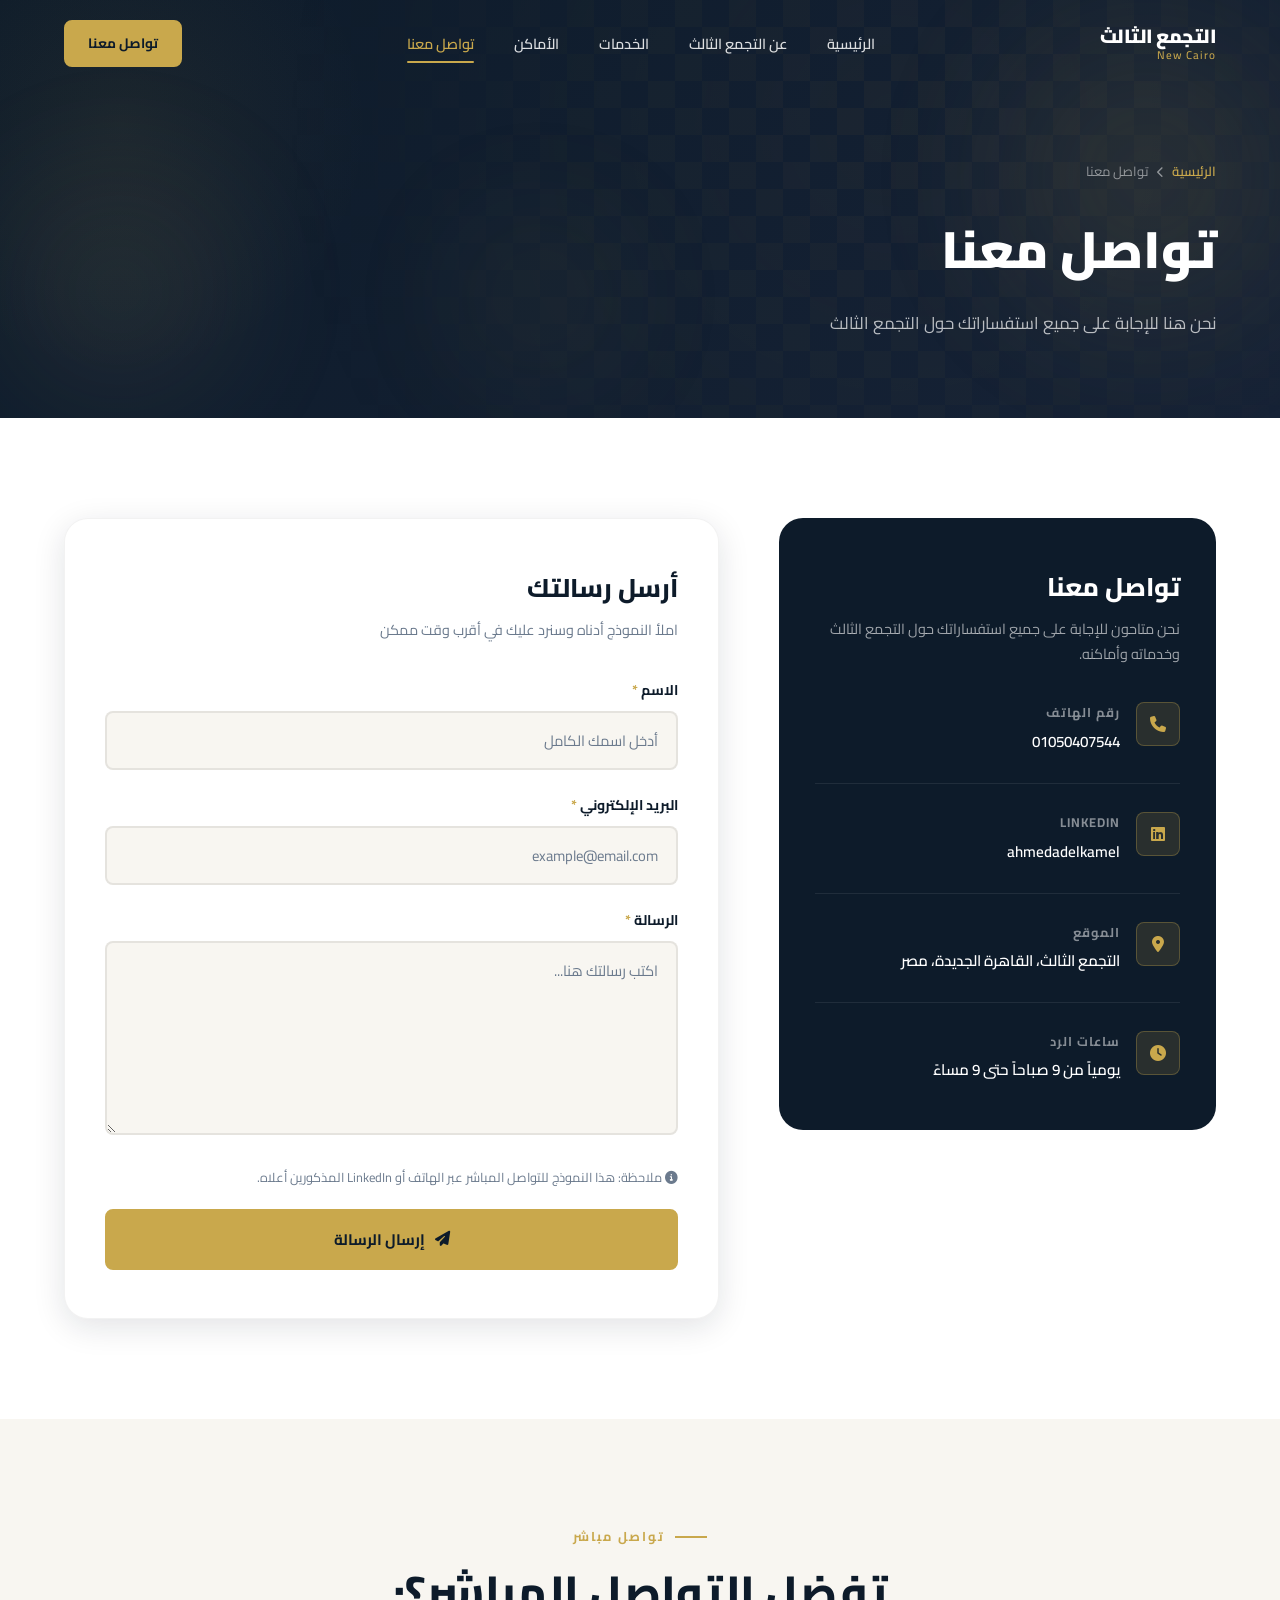
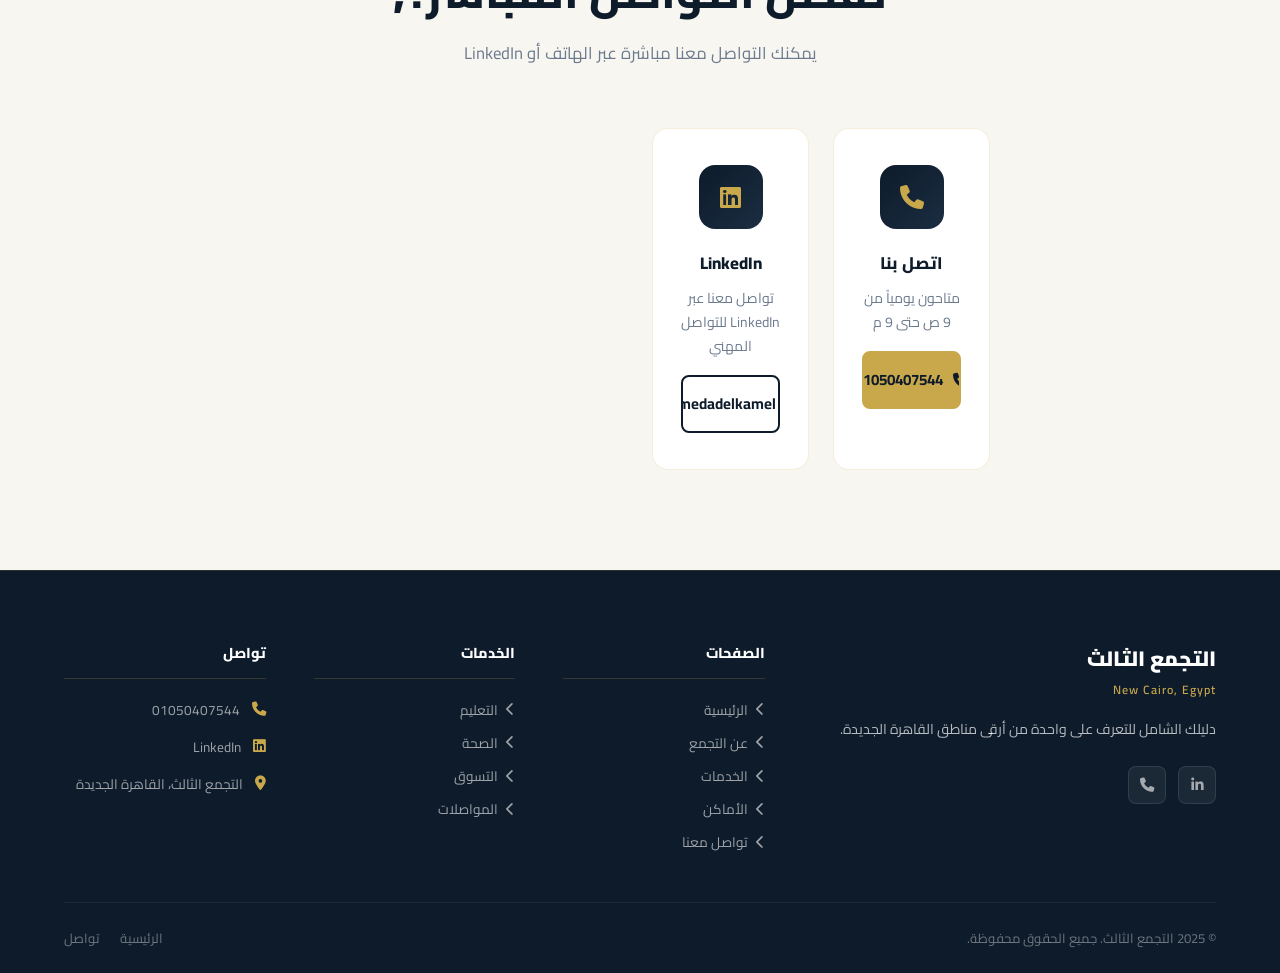
<file: docs/contact.html>
<!DOCTYPE html>
<html lang="ar" dir="rtl">
<head>
  <meta charset="UTF-8" />
  <meta name="viewport" content="width=device-width, initial-scale=1.0" />
  <title>تواصل معنا | التجمع الثالث</title>
  <meta name="description" content="تواصل معنا للحصول على مزيد من المعلومات حول التجمع الثالث بالقاهرة الجديدة" />
  <meta property="og:title" content="تواصل معنا | التجمع الثالث" />
  <meta property="og:type" content="website" />
  <link rel="canonical" href="contact.html" />
  <link rel="preconnect" href="https://fonts.googleapis.com" />
  <link rel="preconnect" href="https://fonts.gstatic.com" crossorigin />
  <link href="https://fonts.googleapis.com/css2?family=Cairo:wght@300;400;500;600;700;800;900&display=swap" rel="stylesheet" />
  <link rel="stylesheet" href="https://cdnjs.cloudflare.com/ajax/libs/font-awesome/6.5.0/css/all.min.css" />
  <link rel="stylesheet" href="style.css" />
  <link rel="stylesheet" href="enhance.css" />
</head>
<body>

<nav class="navbar" role="navigation" aria-label="القائمة الرئيسية">
  <div class="container">
    <div class="navbar-inner">
      <a href="index.html" class="navbar-logo">
        <span class="logo-main">التجمع الثالث</span>
        <span class="logo-sub">New Cairo</span>
      </a>
      <ul class="navbar-nav" role="menubar">
        <li role="none"><a href="index.html" class="nav-link" role="menuitem">الرئيسية</a></li>
        <li role="none"><a href="about.html" class="nav-link" role="menuitem">عن التجمع الثالث</a></li>
        <li role="none"><a href="services.html" class="nav-link" role="menuitem">الخدمات</a></li>
        <li role="none"><a href="places.html" class="nav-link" role="menuitem">الأماكن</a></li>
        <li role="none"><a href="contact.html" class="nav-link active" role="menuitem">تواصل معنا</a></li>
      </ul>
      <a href="contact.html" class="btn btn-primary navbar-cta">تواصل معنا</a>
      <button class="hamburger" aria-label="فتح القائمة" aria-expanded="false"><span></span><span></span><span></span></button>
    </div>
  </div>
</nav>

<div class="mobile-menu" role="dialog" aria-modal="true">
  <button class="mobile-close" aria-label="إغلاق">&times;</button>
  <a href="index.html" class="nav-link">الرئيسية</a>
  <a href="about.html" class="nav-link">عن التجمع الثالث</a>
  <a href="services.html" class="nav-link">الخدمات</a>
  <a href="places.html" class="nav-link">الأماكن</a>
  <a href="contact.html" class="nav-link active">تواصل معنا</a>
</div>

<section class="page-hero" aria-labelledby="contact-hero-heading">
  <div class="container">
    <div class="page-hero-content">
      <nav class="breadcrumb" aria-label="مسار التنقل">
        <a href="index.html">الرئيسية</a>
        <i class="fas fa-chevron-right" aria-hidden="true"></i>
        <span>تواصل معنا</span>
      </nav>
      <h1 id="contact-hero-heading">تواصل معنا</h1>
      <p>نحن هنا للإجابة على جميع استفساراتك حول التجمع الثالث</p>
    </div>
  </div>
</section>

<section class="section-padding" aria-labelledby="contact-main-heading">
  <div class="container">
    <h2 class="sr-only" id="contact-main-heading">بيانات التواصل</h2>
    <div class="contact-grid">

      <!-- Contact Info -->
      <aside class="contact-info-card reveal" aria-label="معلومات التواصل">
        <h2>تواصل معنا</h2>
        <p>نحن متاحون للإجابة على جميع استفساراتك حول التجمع الثالث وخدماته وأماكنه.</p>

        <div class="contact-item">
          <div class="contact-item-icon" aria-hidden="true"><i class="fas fa-phone"></i></div>
          <div class="contact-item-text">
            <h4>رقم الهاتف</h4>
            <a href="tel:01050407544">01050407544</a>
          </div>
        </div>

        <div class="contact-item">
          <div class="contact-item-icon" aria-hidden="true"><i class="fab fa-linkedin"></i></div>
          <div class="contact-item-text">
            <h4>LinkedIn</h4>
            <a href="https://www.linkedin.com/in/ahmedadelkamel" target="_blank" rel="noopener noreferrer">ahmedadelkamel</a>
          </div>
        </div>

        <div class="contact-item">
          <div class="contact-item-icon" aria-hidden="true"><i class="fas fa-map-marker-alt"></i></div>
          <div class="contact-item-text">
            <h4>الموقع</h4>
            <p>التجمع الثالث، القاهرة الجديدة، مصر</p>
          </div>
        </div>

        <div class="contact-item">
          <div class="contact-item-icon" aria-hidden="true"><i class="fas fa-clock"></i></div>
          <div class="contact-item-text">
            <h4>ساعات الرد</h4>
            <p>يومياً من 9 صباحاً حتى 9 مساءً</p>
          </div>
        </div>
      </aside>

      <!-- Contact Form -->
      <div class="contact-form-card reveal reveal-delay-2">
        <h2>أرسل رسالتك</h2>
        <p>املأ النموذج أدناه وسنرد عليك في أقرب وقت ممكن</p>

        <form id="contactForm" novalidate aria-label="نموذج التواصل">

          <div class="form-group">
            <label for="name">الاسم <span aria-hidden="true">*</span></label>
            <input
              type="text"
              id="name"
              name="name"
              class="form-control"
              placeholder="أدخل اسمك الكامل"
              autocomplete="name"
              aria-required="true"
              aria-describedby="nameError"
            />
            <span class="form-error" id="nameError" role="alert" aria-live="polite"></span>
          </div>

          <div class="form-group">
            <label for="email">البريد الإلكتروني <span aria-hidden="true">*</span></label>
            <input
              type="email"
              id="email"
              name="email"
              class="form-control"
              placeholder="example@email.com"
              autocomplete="email"
              aria-required="true"
              aria-describedby="emailError"
              dir="ltr"
              style="text-align:right;"
            />
            <span class="form-error" id="emailError" role="alert" aria-live="polite"></span>
          </div>

          <div class="form-group">
            <label for="message">الرسالة <span aria-hidden="true">*</span></label>
            <textarea
              id="message"
              name="message"
              class="form-control"
              placeholder="اكتب رسالتك هنا..."
              rows="6"
              aria-required="true"
              aria-describedby="messageError"
            ></textarea>
            <span class="form-error" id="messageError" role="alert" aria-live="polite"></span>
          </div>

          <p style="font-size:0.8rem;color:var(--text-light);margin-bottom:20px;">
            <i class="fas fa-info-circle" aria-hidden="true"></i>
            ملاحظة: هذا النموذج للتواصل المباشر عبر الهاتف أو LinkedIn المذكورين أعلاه.
          </p>

          <button type="submit" class="btn btn-primary" style="width:100%;justify-content:center;">
            <i class="fas fa-paper-plane" aria-hidden="true"></i>
            إرسال الرسالة
          </button>

          <div class="form-success" id="formSuccess" role="status" aria-live="polite">
            <i class="fas fa-check-circle" aria-hidden="true"></i>
            شكراً لك! تم استلام رسالتك. سنتواصل معك قريباً.
          </div>
        </form>
      </div>

    </div>
  </div>
</section>

<!-- Direct Contact CTA -->
<section class="section-padding bg-off-white" aria-labelledby="direct-contact-heading">
  <div class="container">
    <div class="section-header centered">
      <span class="section-label">تواصل مباشر</span>
      <h2 class="section-title" id="direct-contact-heading">تفضل التواصل المباشر؟;</h2>
      <p class="section-subtitle">يمكنك التواصل معنا مباشرة عبر الهاتف أو LinkedIn</p>
    </div>
    <div class="info-cards-grid" style="max-width:700px;margin:0 auto;">
      <div class="info-card reveal">
        <div class="info-card-icon" aria-hidden="true"><i class="fas fa-phone"></i></div>
        <h3>اتصل بنا</h3>
        <p style="margin-bottom:16px;">متاحون يومياً من 9 ص حتى 9 م</p>
        <a href="tel:01050407544" class="btn btn-primary" style="width:100%;justify-content:center;">
          <i class="fas fa-phone" aria-hidden="true"></i>
          01050407544
        </a>
      </div>
      <div class="info-card reveal reveal-delay-2">
        <div class="info-card-icon" aria-hidden="true"><i class="fab fa-linkedin"></i></div>
        <h3>LinkedIn</h3>
        <p style="margin-bottom:16px;">تواصل معنا عبر LinkedIn للتواصل المهني</p>
        <a href="https://www.linkedin.com/in/ahmedadelkamel" target="_blank" rel="noopener noreferrer" class="btn btn-outline-navy" style="width:100%;justify-content:center;">
          <i class="fab fa-linkedin" aria-hidden="true"></i>
          ahmedadelkamel
        </a>
      </div>
    </div>
  </div>
</section>

<footer class="footer" role="contentinfo">
  <div class="container">
    <div class="footer-grid">
      <div class="footer-brand">
        <span class="logo-main">التجمع الثالث</span>
        <span class="logo-sub">New Cairo, Egypt</span>
        <p>دليلك الشامل للتعرف على واحدة من أرقى مناطق القاهرة الجديدة.</p>
        <div class="footer-social">
          <a href="https://www.linkedin.com/in/ahmedadelkamel" target="_blank" rel="noopener noreferrer" aria-label="LinkedIn"><i class="fab fa-linkedin-in" aria-hidden="true"></i></a>
          <a href="tel:01050407544" aria-label="اتصل بنا"><i class="fas fa-phone" aria-hidden="true"></i></a>
        </div>
      </div>
      <div class="footer-col">
        <h4>الصفحات</h4>
        <nav class="footer-links">
          <a href="index.html"><i class="fas fa-chevron-left" aria-hidden="true"></i> الرئيسية</a>
          <a href="about.html"><i class="fas fa-chevron-left" aria-hidden="true"></i> عن التجمع</a>
          <a href="services.html"><i class="fas fa-chevron-left" aria-hidden="true"></i> الخدمات</a>
          <a href="places.html"><i class="fas fa-chevron-left" aria-hidden="true"></i> الأماكن</a>
          <a href="contact.html"><i class="fas fa-chevron-left" aria-hidden="true"></i> تواصل معنا</a>
        </nav>
      </div>
      <div class="footer-col">
        <h4>الخدمات</h4>
        <nav class="footer-links">
          <a href="services.html"><i class="fas fa-chevron-left" aria-hidden="true"></i> التعليم</a>
          <a href="services.html"><i class="fas fa-chevron-left" aria-hidden="true"></i> الصحة</a>
          <a href="services.html"><i class="fas fa-chevron-left" aria-hidden="true"></i> التسوق</a>
          <a href="services.html"><i class="fas fa-chevron-left" aria-hidden="true"></i> المواصلات</a>
        </nav>
      </div>
      <div class="footer-col">
        <h4>تواصل</h4>
        <div class="footer-contact-item"><i class="fas fa-phone" aria-hidden="true"></i><a href="tel:01050407544">01050407544</a></div>
        <div class="footer-contact-item"><i class="fab fa-linkedin" aria-hidden="true"></i><a href="https://www.linkedin.com/in/ahmedadelkamel" target="_blank" rel="noopener noreferrer">LinkedIn</a></div>
        <div class="footer-contact-item"><i class="fas fa-map-marker-alt" aria-hidden="true"></i><span>التجمع الثالث، القاهرة الجديدة</span></div>
      </div>
    </div>
    <div class="footer-bottom">
      <p>&copy; 2025 التجمع الثالث. جميع الحقوق محفوظة.</p>
      <div class="footer-bottom-links"><a href="index.html">الرئيسية</a><a href="contact.html">تواصل</a></div>
    </div>
  </div>
</footer>

<button class="back-to-top" aria-label="العودة للأعلى"><i class="fas fa-arrow-up" aria-hidden="true"></i></button>
<script src="script.js"></script>
<script src="enhance.js"></script>
</body>
</html>
</file>
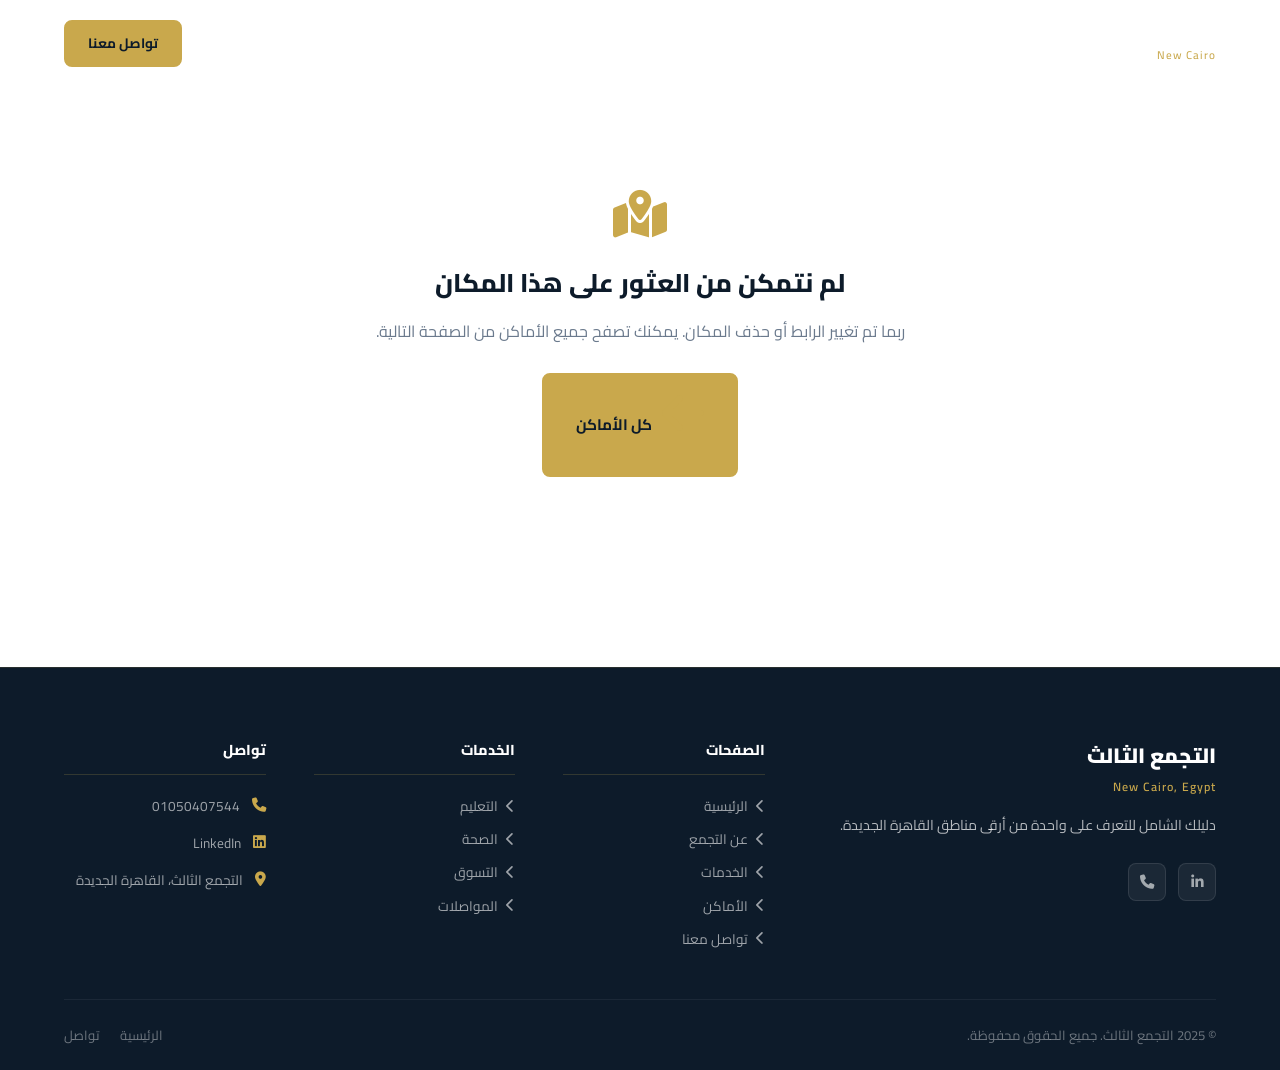
<file: docs/place.html>
<!DOCTYPE html>
<html lang="ar" dir="rtl">
<head>
  <meta charset="UTF-8" />
  <meta name="viewport" content="width=device-width, initial-scale=1.0" />
  <title>تفاصيل المكان | التجمع الثالث</title>
  <meta name="description" content="صور ومعلومات تفصيلية عن أهم الأماكن والمعالم في التجمع الثالث بالقاهرة الجديدة" />
  <meta property="og:title" content="تفاصيل المكان | التجمع الثالث" />
  <meta property="og:type" content="website" />
  <link rel="preconnect" href="https://fonts.googleapis.com" />
  <link rel="preconnect" href="https://fonts.gstatic.com" crossorigin />
  <link href="https://fonts.googleapis.com/css2?family=Cairo:wght@300;400;500;600;700;800;900&display=swap" rel="stylesheet" />
  <link rel="stylesheet" href="https://cdnjs.cloudflare.com/ajax/libs/font-awesome/6.5.0/css/all.min.css" />
  <link rel="stylesheet" href="style.css" />
  <link rel="stylesheet" href="enhance.css" />
</head>
<body>

<nav class="navbar" role="navigation" aria-label="القائمة الرئيسية">
  <div class="container">
    <div class="navbar-inner">
      <a href="index.html" class="navbar-logo">
        <span class="logo-main">التجمع الثالث</span>
        <span class="logo-sub">New Cairo</span>
      </a>
      <ul class="navbar-nav" role="menubar">
        <li role="none"><a href="index.html" class="nav-link" role="menuitem">الرئيسية</a></li>
        <li role="none"><a href="about.html" class="nav-link" role="menuitem">عن التجمع الثالث</a></li>
        <li role="none"><a href="services.html" class="nav-link" role="menuitem">الخدمات</a></li>
        <li role="none"><a href="places.html" class="nav-link active" role="menuitem">الأماكن</a></li>
        <li role="none"><a href="contact.html" class="nav-link" role="menuitem">تواصل معنا</a></li>
      </ul>
      <a href="contact.html" class="btn btn-primary navbar-cta">تواصل معنا</a>
      <button class="hamburger" aria-label="فتح القائمة" aria-expanded="false"><span></span><span></span><span></span></button>
    </div>
  </div>
</nav>

<div class="mobile-menu" role="dialog" aria-modal="true">
  <button class="mobile-close" aria-label="إغلاق">&times;</button>
  <a href="index.html" class="nav-link">الرئيسية</a>
  <a href="about.html" class="nav-link">عن التجمع الثالث</a>
  <a href="services.html" class="nav-link">الخدمات</a>
  <a href="places.html" class="nav-link active">الأماكن</a>
  <a href="contact.html" class="nav-link">تواصل معنا</a>
</div>

<!-- محتوى صفحة التفاصيل يُبنى من places-data.js -->
<main id="placeDetail"></main>

<noscript>
  <div class="container">
    <p class="places-noscript">
      لعرض تفاصيل الأماكن وصورها يجب تشغيل JavaScript في المتصفح.
      يمكنك العودة إلى <a href="places.html">صفحة الأماكن</a>.
    </p>
  </div>
</noscript>

<footer class="footer" role="contentinfo">
  <div class="container">
    <div class="footer-grid">
      <div class="footer-brand">
        <span class="logo-main">التجمع الثالث</span>
        <span class="logo-sub">New Cairo, Egypt</span>
        <p>دليلك الشامل للتعرف على واحدة من أرقى مناطق القاهرة الجديدة.</p>
        <div class="footer-social">
          <a href="https://www.linkedin.com/in/ahmedadelkamel" target="_blank" rel="noopener noreferrer" aria-label="LinkedIn"><i class="fab fa-linkedin-in" aria-hidden="true"></i></a>
          <a href="tel:01050407544" aria-label="اتصل بنا"><i class="fas fa-phone" aria-hidden="true"></i></a>
        </div>
      </div>
      <div class="footer-col">
        <h4>الصفحات</h4>
        <nav class="footer-links">
          <a href="index.html"><i class="fas fa-chevron-left" aria-hidden="true"></i> الرئيسية</a>
          <a href="about.html"><i class="fas fa-chevron-left" aria-hidden="true"></i> عن التجمع</a>
          <a href="services.html"><i class="fas fa-chevron-left" aria-hidden="true"></i> الخدمات</a>
          <a href="places.html"><i class="fas fa-chevron-left" aria-hidden="true"></i> الأماكن</a>
          <a href="contact.html"><i class="fas fa-chevron-left" aria-hidden="true"></i> تواصل معنا</a>
        </nav>
      </div>
      <div class="footer-col">
        <h4>الخدمات</h4>
        <nav class="footer-links">
          <a href="services.html"><i class="fas fa-chevron-left" aria-hidden="true"></i> التعليم</a>
          <a href="services.html"><i class="fas fa-chevron-left" aria-hidden="true"></i> الصحة</a>
          <a href="services.html"><i class="fas fa-chevron-left" aria-hidden="true"></i> التسوق</a>
          <a href="services.html"><i class="fas fa-chevron-left" aria-hidden="true"></i> المواصلات</a>
        </nav>
      </div>
      <div class="footer-col">
        <h4>تواصل</h4>
        <div class="footer-contact-item"><i class="fas fa-phone" aria-hidden="true"></i><a href="tel:01050407544">01050407544</a></div>
        <div class="footer-contact-item"><i class="fab fa-linkedin" aria-hidden="true"></i><a href="https://www.linkedin.com/in/ahmedadelkamel" target="_blank" rel="noopener noreferrer">LinkedIn</a></div>
        <div class="footer-contact-item"><i class="fas fa-map-marker-alt" aria-hidden="true"></i><span>التجمع الثالث، القاهرة الجديدة</span></div>
      </div>
    </div>
    <div class="footer-bottom">
      <p>&copy; 2025 التجمع الثالث. جميع الحقوق محفوظة.</p>
      <div class="footer-bottom-links"><a href="index.html">الرئيسية</a><a href="contact.html">تواصل</a></div>
    </div>
  </div>
</footer>

<button class="back-to-top" aria-label="العودة للأعلى"><i class="fas fa-arrow-up" aria-hidden="true"></i></button>

<script src="places-data.js"></script>
<script src="places.js"></script>
<script src="script.js"></script>
<script src="enhance.js"></script>
</body>
</html>
</file>
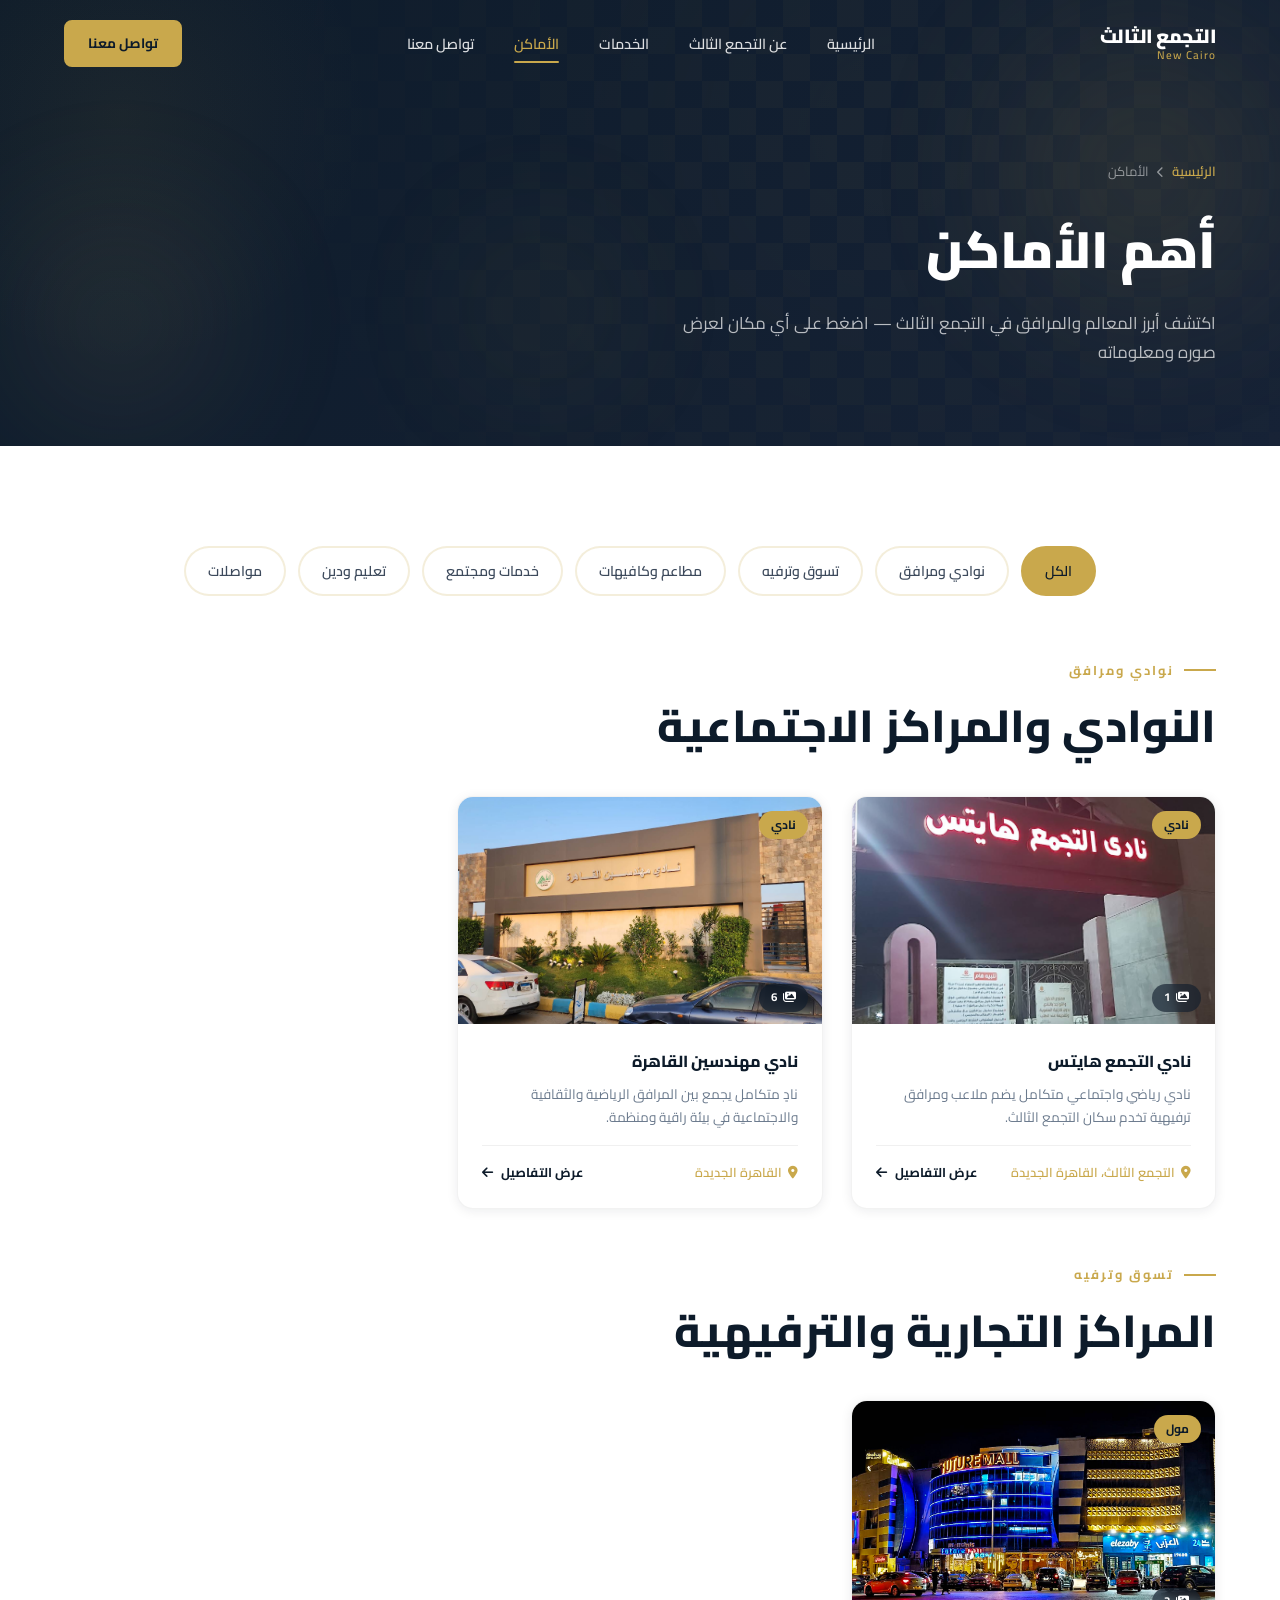
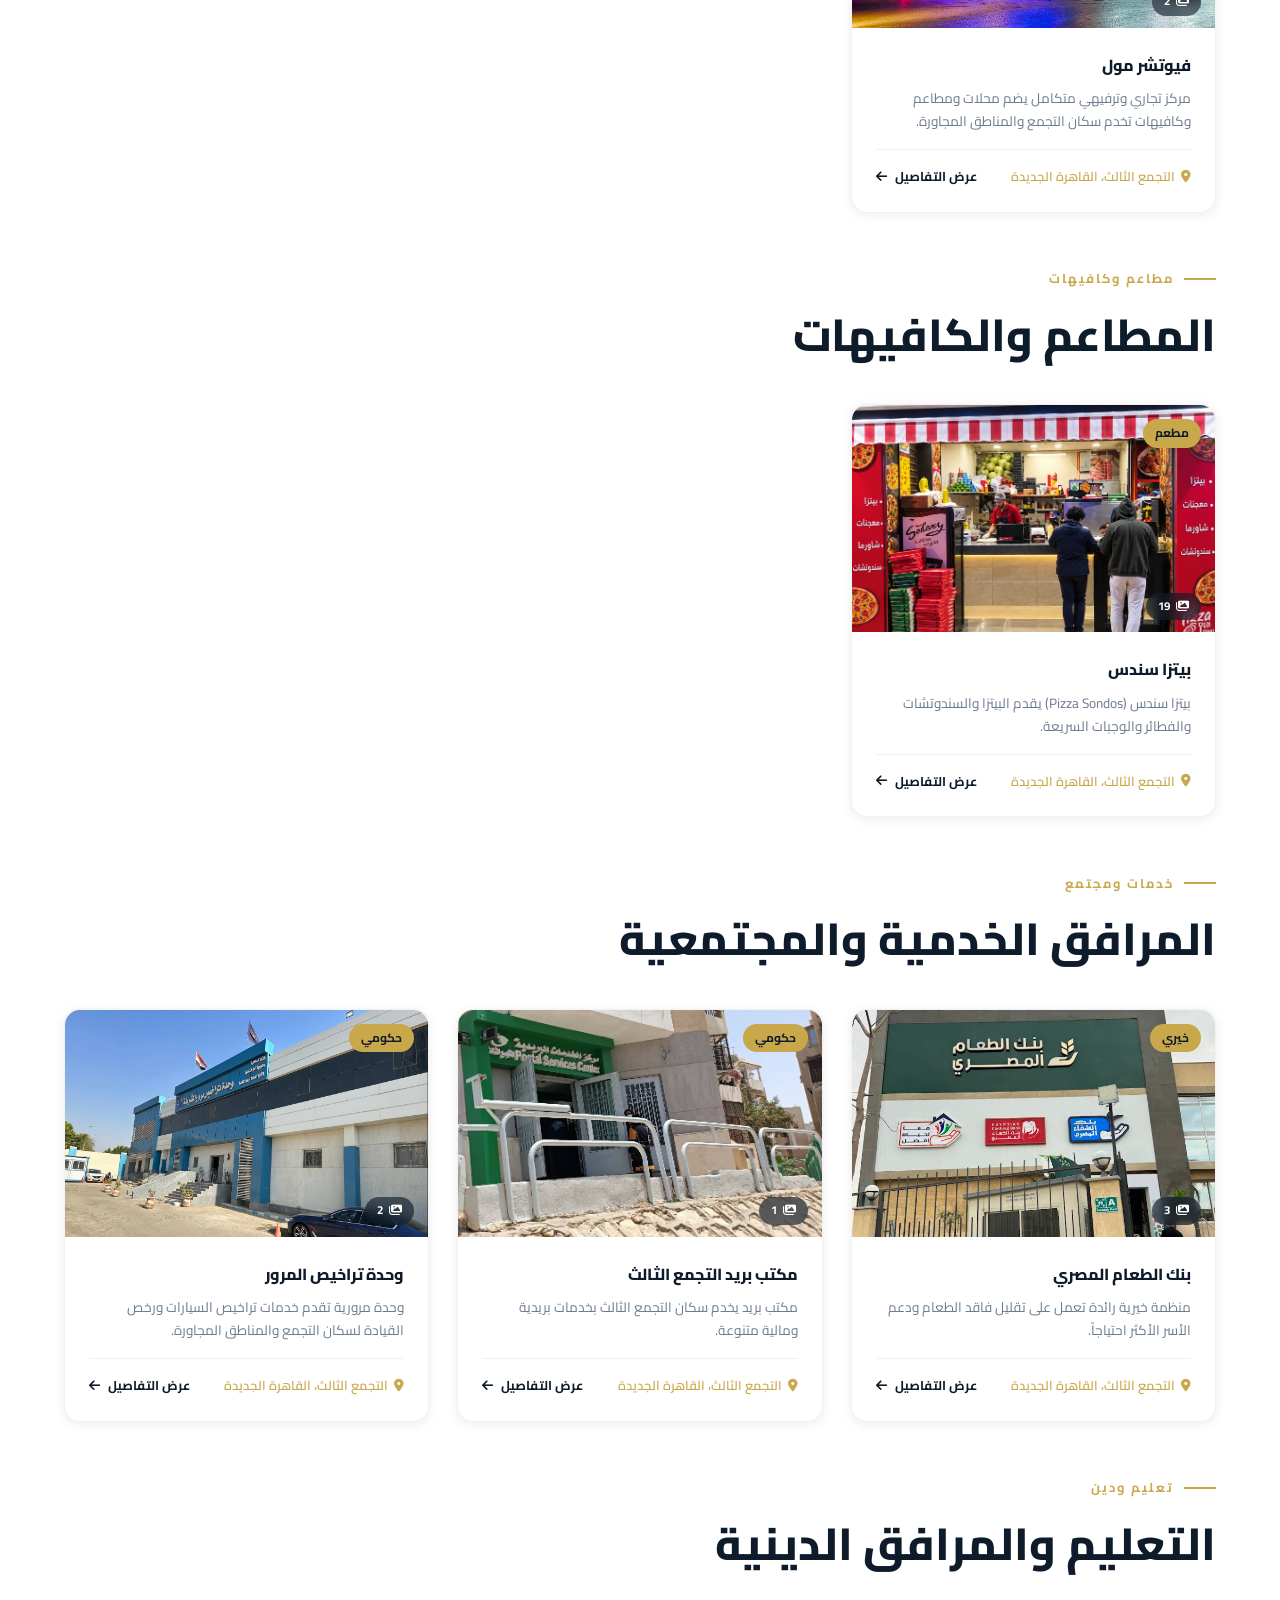
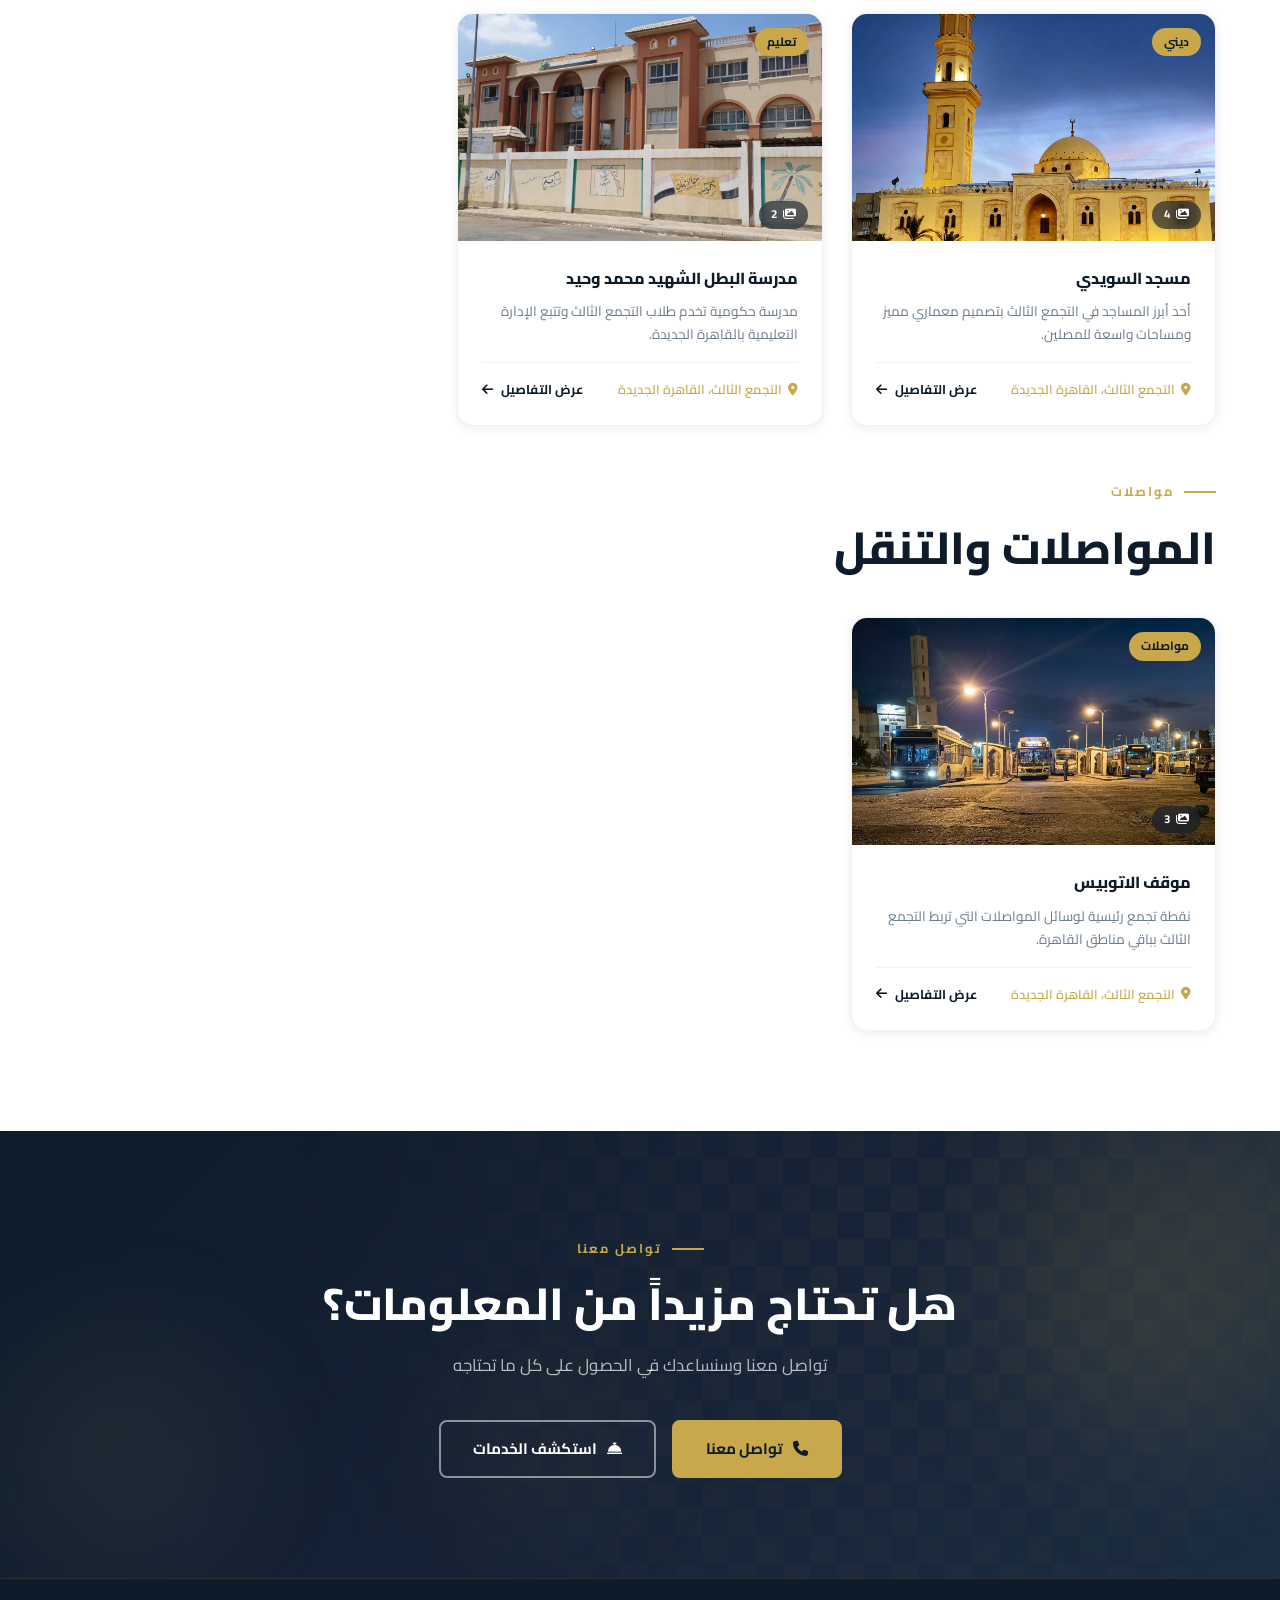
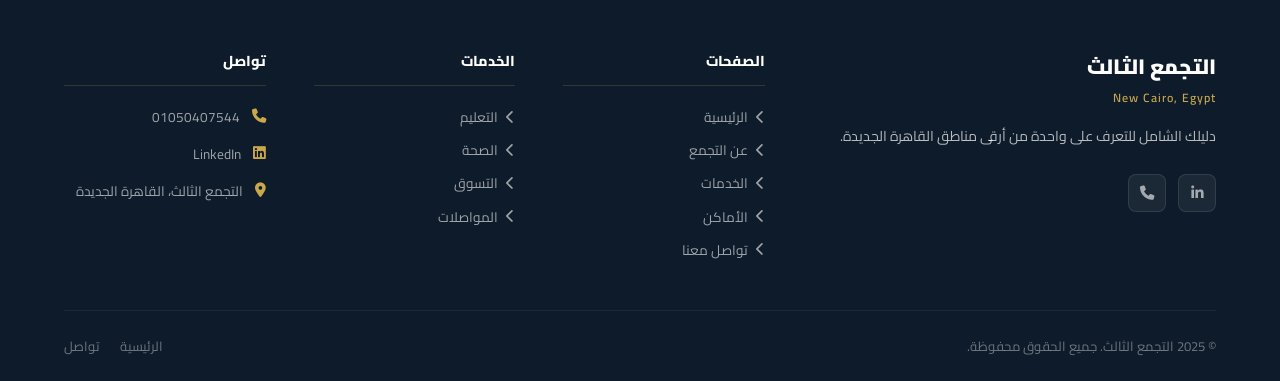
<file: docs/places.html>
<!DOCTYPE html>
<html lang="ar" dir="rtl">
<head>
  <meta charset="UTF-8" />
  <meta name="viewport" content="width=device-width, initial-scale=1.0" />
  <title>أهم الأماكن في التجمع الثالث</title>
  <meta name="description" content="دليل شامل بأهم الأماكن والمعالم في التجمع الثالث بالقاهرة الجديدة مع صور ومعلومات عن كل مكان" />
  <meta property="og:title" content="أهم الأماكن في التجمع الثالث" />
  <meta property="og:type" content="website" />
  <link rel="canonical" href="places.html" />
  <link rel="preconnect" href="https://fonts.googleapis.com" />
  <link rel="preconnect" href="https://fonts.gstatic.com" crossorigin />
  <link href="https://fonts.googleapis.com/css2?family=Cairo:wght@300;400;500;600;700;800;900&display=swap" rel="stylesheet" />
  <link rel="stylesheet" href="https://cdnjs.cloudflare.com/ajax/libs/font-awesome/6.5.0/css/all.min.css" />
  <link rel="stylesheet" href="style.css" />
  <link rel="stylesheet" href="enhance.css" />
</head>
<body>

<nav class="navbar" role="navigation" aria-label="القائمة الرئيسية">
  <div class="container">
    <div class="navbar-inner">
      <a href="index.html" class="navbar-logo">
        <span class="logo-main">التجمع الثالث</span>
        <span class="logo-sub">New Cairo</span>
      </a>
      <ul class="navbar-nav" role="menubar">
        <li role="none"><a href="index.html" class="nav-link" role="menuitem">الرئيسية</a></li>
        <li role="none"><a href="about.html" class="nav-link" role="menuitem">عن التجمع الثالث</a></li>
        <li role="none"><a href="services.html" class="nav-link" role="menuitem">الخدمات</a></li>
        <li role="none"><a href="places.html" class="nav-link active" role="menuitem">الأماكن</a></li>
        <li role="none"><a href="contact.html" class="nav-link" role="menuitem">تواصل معنا</a></li>
      </ul>
      <a href="contact.html" class="btn btn-primary navbar-cta">تواصل معنا</a>
      <button class="hamburger" aria-label="فتح القائمة" aria-expanded="false"><span></span><span></span><span></span></button>
    </div>
  </div>
</nav>

<div class="mobile-menu" role="dialog" aria-modal="true">
  <button class="mobile-close" aria-label="إغلاق">&times;</button>
  <a href="index.html" class="nav-link">الرئيسية</a>
  <a href="about.html" class="nav-link">عن التجمع الثالث</a>
  <a href="services.html" class="nav-link">الخدمات</a>
  <a href="places.html" class="nav-link active">الأماكن</a>
  <a href="contact.html" class="nav-link">تواصل معنا</a>
</div>

<section class="page-hero" aria-labelledby="places-hero-heading">
  <div class="container">
    <div class="page-hero-content">
      <nav class="breadcrumb" aria-label="مسار التنقل">
        <a href="index.html">الرئيسية</a>
        <i class="fas fa-chevron-right" aria-hidden="true"></i>
        <span>الأماكن</span>
      </nav>
      <h1 id="places-hero-heading">أهم الأماكن</h1>
      <p>اكتشف أبرز المعالم والمرافق في التجمع الثالث — اضغط على أي مكان لعرض صوره ومعلوماته</p>
    </div>
  </div>
</section>

<section class="section-padding" aria-label="دليل الأماكن">
  <div class="container">
    <!-- الأماكن تُبنى من places-data.js -->
    <div id="placesRoot"></div>
    <noscript>
      <p class="places-noscript">
        لعرض دليل الأماكن يجب تشغيل JavaScript في المتصفح.
      </p>
    </noscript>
  </div>
</section>

<section class="cta-section section-padding" aria-labelledby="places-cta-heading">
  <div class="container">
    <div class="cta-content">
      <span class="section-label" style="justify-content:center;">تواصل معنا</span>
      <h2 class="section-title" id="places-cta-heading">هل تحتاج مزيداً من المعلومات؟</h2>
      <p class="section-subtitle">تواصل معنا وسنساعدك في الحصول على كل ما تحتاجه</p>
      <div class="cta-actions">
        <a href="contact.html" class="btn btn-primary"><i class="fas fa-phone" aria-hidden="true"></i> تواصل معنا</a>
        <a href="services.html" class="btn btn-outline"><i class="fas fa-concierge-bell" aria-hidden="true"></i> استكشف الخدمات</a>
      </div>
    </div>
  </div>
</section>

<footer class="footer" role="contentinfo">
  <div class="container">
    <div class="footer-grid">
      <div class="footer-brand">
        <span class="logo-main">التجمع الثالث</span>
        <span class="logo-sub">New Cairo, Egypt</span>
        <p>دليلك الشامل للتعرف على واحدة من أرقى مناطق القاهرة الجديدة.</p>
        <div class="footer-social">
          <a href="https://www.linkedin.com/in/ahmedadelkamel" target="_blank" rel="noopener noreferrer" aria-label="LinkedIn"><i class="fab fa-linkedin-in" aria-hidden="true"></i></a>
          <a href="tel:01050407544" aria-label="اتصل بنا"><i class="fas fa-phone" aria-hidden="true"></i></a>
        </div>
      </div>
      <div class="footer-col">
        <h4>الصفحات</h4>
        <nav class="footer-links">
          <a href="index.html"><i class="fas fa-chevron-left" aria-hidden="true"></i> الرئيسية</a>
          <a href="about.html"><i class="fas fa-chevron-left" aria-hidden="true"></i> عن التجمع</a>
          <a href="services.html"><i class="fas fa-chevron-left" aria-hidden="true"></i> الخدمات</a>
          <a href="places.html"><i class="fas fa-chevron-left" aria-hidden="true"></i> الأماكن</a>
          <a href="contact.html"><i class="fas fa-chevron-left" aria-hidden="true"></i> تواصل معنا</a>
        </nav>
      </div>
      <div class="footer-col">
        <h4>الخدمات</h4>
        <nav class="footer-links">
          <a href="services.html"><i class="fas fa-chevron-left" aria-hidden="true"></i> التعليم</a>
          <a href="services.html"><i class="fas fa-chevron-left" aria-hidden="true"></i> الصحة</a>
          <a href="services.html"><i class="fas fa-chevron-left" aria-hidden="true"></i> التسوق</a>
          <a href="services.html"><i class="fas fa-chevron-left" aria-hidden="true"></i> المواصلات</a>
        </nav>
      </div>
      <div class="footer-col">
        <h4>تواصل</h4>
        <div class="footer-contact-item"><i class="fas fa-phone" aria-hidden="true"></i><a href="tel:01050407544">01050407544</a></div>
        <div class="footer-contact-item"><i class="fab fa-linkedin" aria-hidden="true"></i><a href="https://www.linkedin.com/in/ahmedadelkamel" target="_blank" rel="noopener noreferrer">LinkedIn</a></div>
        <div class="footer-contact-item"><i class="fas fa-map-marker-alt" aria-hidden="true"></i><span>التجمع الثالث، القاهرة الجديدة</span></div>
      </div>
    </div>
    <div class="footer-bottom">
      <p>&copy; 2025 التجمع الثالث. جميع الحقوق محفوظة.</p>
      <div class="footer-bottom-links"><a href="index.html">الرئيسية</a><a href="contact.html">تواصل</a></div>
    </div>
  </div>
</footer>

<button class="back-to-top" aria-label="العودة للأعلى"><i class="fas fa-arrow-up" aria-hidden="true"></i></button>

<script src="places-data.js"></script>
<script src="places.js"></script>
<script src="script.js"></script>
<script src="enhance.js"></script>
</body>
</html>
</file>
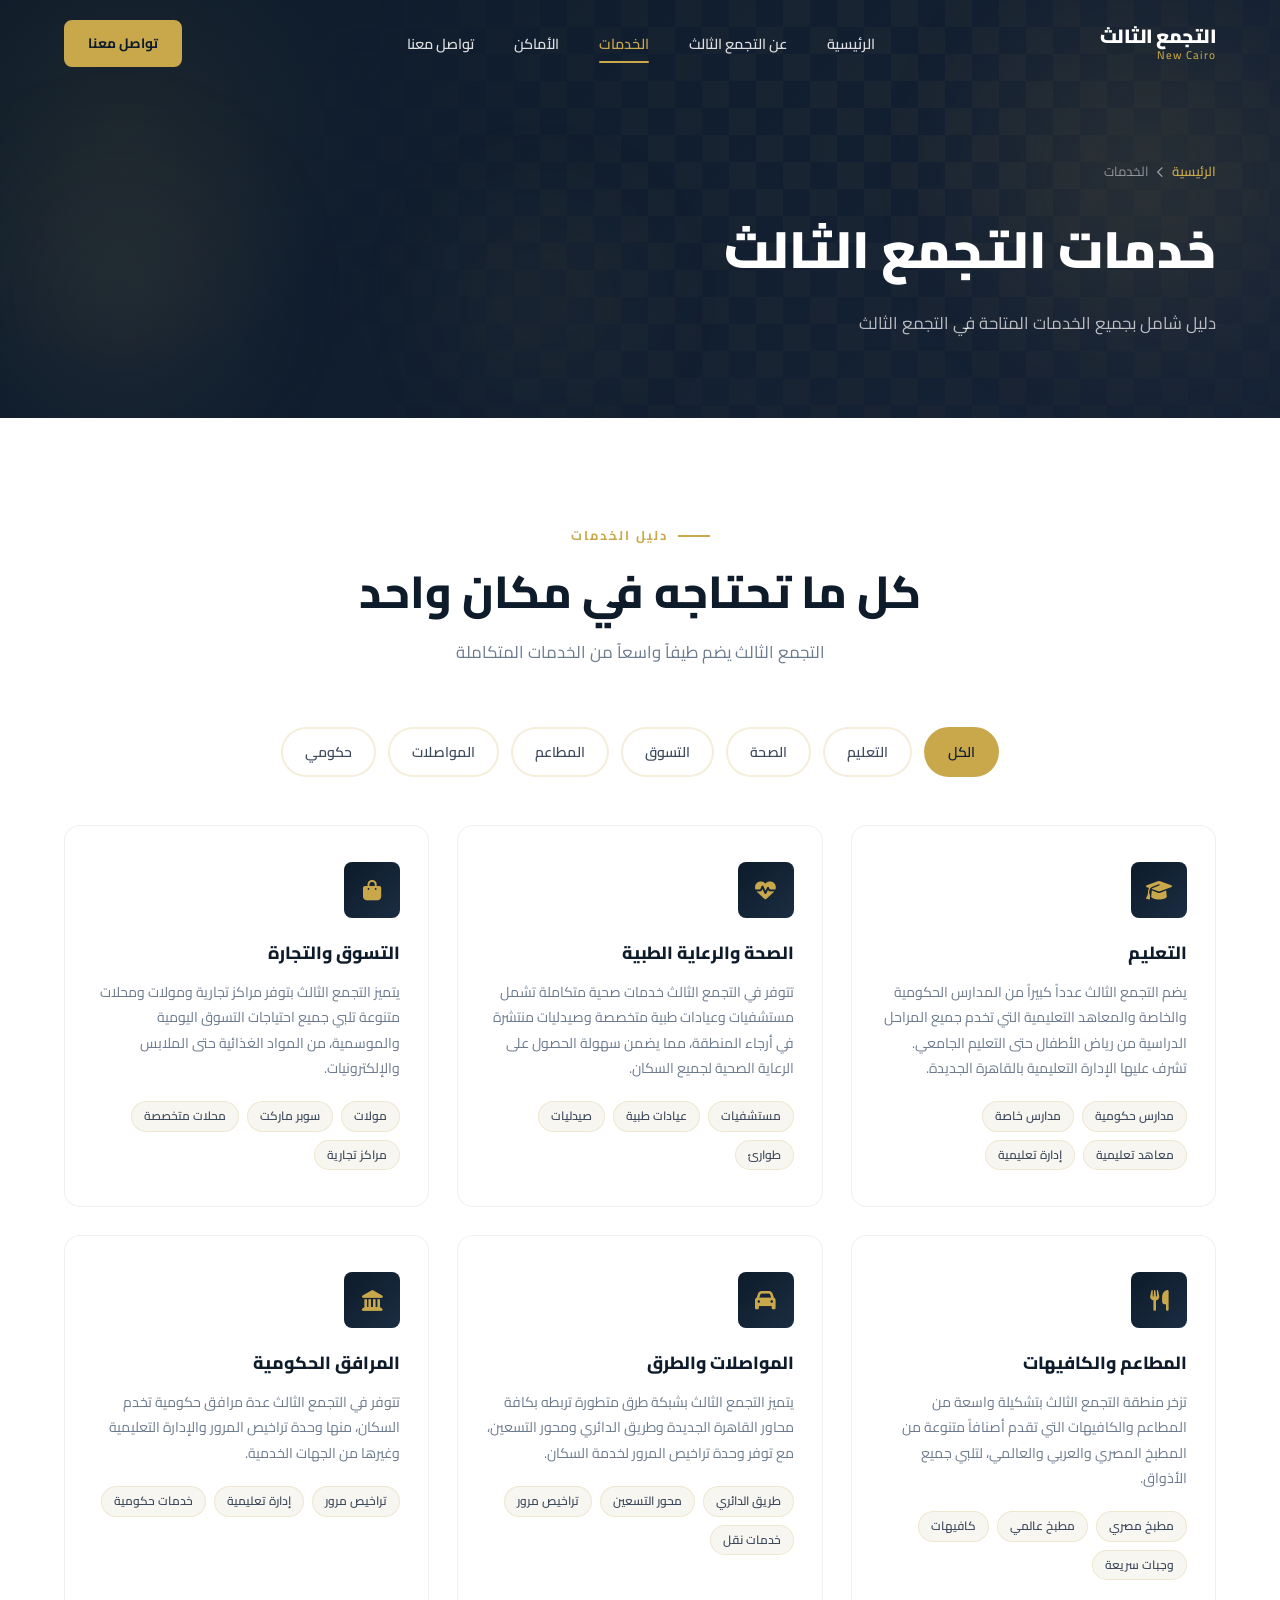
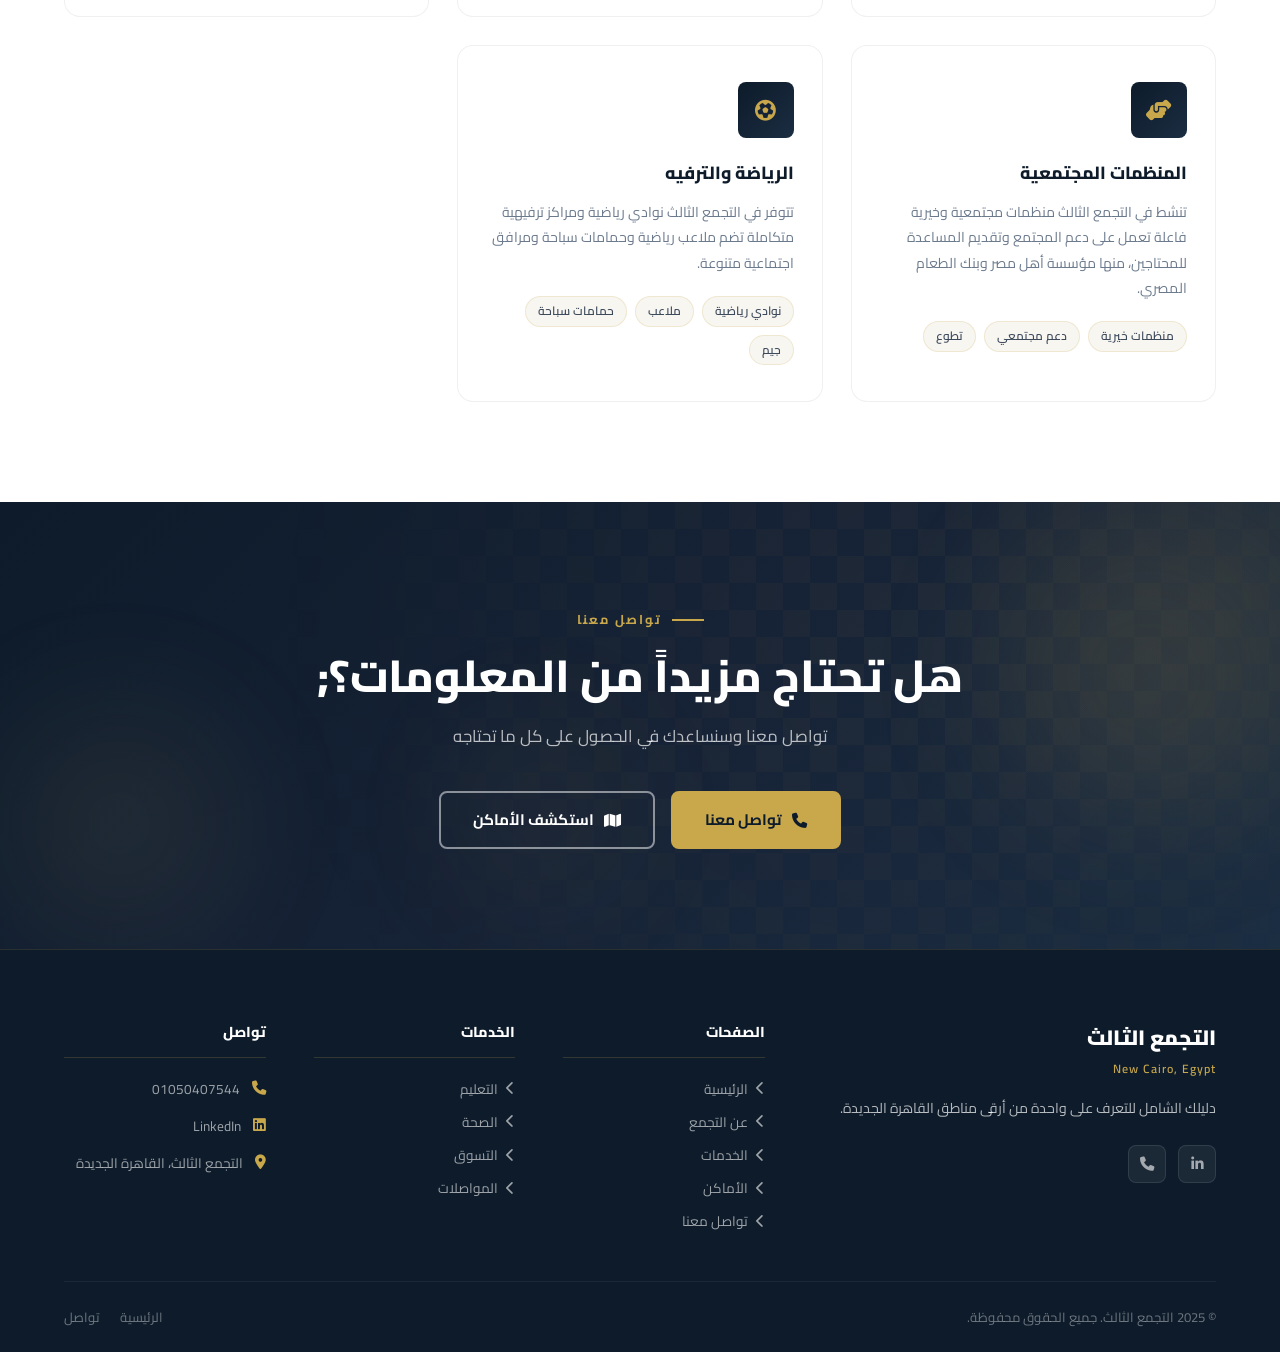
<file: docs/services.html>
<!DOCTYPE html>
<html lang="ar" dir="rtl">
<head>
  <meta charset="UTF-8" />
  <meta name="viewport" content="width=device-width, initial-scale=1.0" />
  <title>خدمات التجمع الثالث</title>
  <meta name="description" content="دليل شامل بخدمات التجمع الثالث من تعليم وصحة وتسوق ومواصلات" />
  <meta property="og:title" content="خدمات التجمع الثالث" />
  <meta property="og:type" content="website" />
  <link rel="canonical" href="services.html" />
  <link rel="preconnect" href="https://fonts.googleapis.com" />
  <link rel="preconnect" href="https://fonts.gstatic.com" crossorigin />
  <link href="https://fonts.googleapis.com/css2?family=Cairo:wght@300;400;500;600;700;800;900&display=swap" rel="stylesheet" />
  <link rel="stylesheet" href="https://cdnjs.cloudflare.com/ajax/libs/font-awesome/6.5.0/css/all.min.css" />
  <link rel="stylesheet" href="style.css" />
  <link rel="stylesheet" href="enhance.css" />
</head>
<body>

<nav class="navbar" role="navigation" aria-label="القائمة الرئيسية">
  <div class="container">
    <div class="navbar-inner">
      <a href="index.html" class="navbar-logo">
        <span class="logo-main">التجمع الثالث</span>
        <span class="logo-sub">New Cairo</span>
      </a>
      <ul class="navbar-nav" role="menubar">
        <li role="none"><a href="index.html" class="nav-link" role="menuitem">الرئيسية</a></li>
        <li role="none"><a href="about.html" class="nav-link" role="menuitem">عن التجمع الثالث</a></li>
        <li role="none"><a href="services.html" class="nav-link active" role="menuitem">الخدمات</a></li>
        <li role="none"><a href="places.html" class="nav-link" role="menuitem">الأماكن</a></li>
        <li role="none"><a href="contact.html" class="nav-link" role="menuitem">تواصل معنا</a></li>
      </ul>
      <a href="contact.html" class="btn btn-primary navbar-cta">تواصل معنا</a>
      <button class="hamburger" aria-label="فتح القائمة" aria-expanded="false"><span></span><span></span><span></span></button>
    </div>
  </div>
</nav>

<div class="mobile-menu" role="dialog" aria-modal="true">
  <button class="mobile-close" aria-label="إغلاق">&times;</button>
  <a href="index.html" class="nav-link">الرئيسية</a>
  <a href="about.html" class="nav-link">عن التجمع الثالث</a>
  <a href="services.html" class="nav-link active">الخدمات</a>
  <a href="places.html" class="nav-link">الأماكن</a>
  <a href="contact.html" class="nav-link">تواصل معنا</a>
</div>

<section class="page-hero" aria-labelledby="services-hero-heading">
  <div class="container">
    <div class="page-hero-content">
      <nav class="breadcrumb" aria-label="مسار التنقل">
        <a href="index.html">الرئيسية</a>
        <i class="fas fa-chevron-right" aria-hidden="true"></i>
        <span>الخدمات</span>
      </nav>
      <h1 id="services-hero-heading">خدمات التجمع الثالث</h1>
      <p>دليل شامل بجميع الخدمات المتاحة في التجمع الثالث</p>
    </div>
  </div>
</section>

<section class="section-padding" aria-labelledby="services-main-heading">
  <div class="container">
    <div class="section-header centered">
      <span class="section-label">دليل الخدمات</span>
      <h2 class="section-title" id="services-main-heading">كل ما تحتاجه في مكان واحد</h2>
      <p class="section-subtitle">التجمع الثالث يضم طيفاً واسعاً من الخدمات المتكاملة</p>
    </div>

    <!-- Filter Buttons -->
    <div class="services-filter" role="group" aria-label="تصفية الخدمات">
      <button class="filter-btn active" data-filter="all">الكل</button>
      <button class="filter-btn" data-filter="education">التعليم</button>
      <button class="filter-btn" data-filter="health">الصحة</button>
      <button class="filter-btn" data-filter="shopping">التسوق</button>
      <button class="filter-btn" data-filter="food">المطاعم</button>
      <button class="filter-btn" data-filter="transport">المواصلات</button>
      <button class="filter-btn" data-filter="government">حكومي</button>
    </div>

    <div class="services-full-grid">

      <!-- Education -->
      <article class="service-full-card reveal" data-category="education">
        <div class="service-icon" aria-hidden="true"><i class="fas fa-graduation-cap"></i></div>
        <h3>التعليم</h3>
        <p>يضم التجمع الثالث عدداً كبيراً من المدارس الحكومية والخاصة والمعاهد التعليمية التي تخدم جميع المراحل الدراسية من رياض الأطفال حتى التعليم الجامعي. تشرف عليها الإدارة التعليمية بالقاهرة الجديدة.</p>
        <div class="service-tags">
          <span class="service-tag">مدارس حكومية</span>
          <span class="service-tag">مدارس خاصة</span>
          <span class="service-tag">معاهد تعليمية</span>
          <span class="service-tag">إدارة تعليمية</span>
        </div>
      </article>

      <!-- Health -->
      <article class="service-full-card reveal reveal-delay-1" data-category="health">
        <div class="service-icon" aria-hidden="true"><i class="fas fa-heartbeat"></i></div>
        <h3>الصحة والرعاية الطبية</h3>
        <p>تتوفر في التجمع الثالث خدمات صحية متكاملة تشمل مستشفيات وعيادات طبية متخصصة وصيدليات منتشرة في أرجاء المنطقة، مما يضمن سهولة الحصول على الرعاية الصحية لجميع السكان.</p>
        <div class="service-tags">
          <span class="service-tag">مستشفيات</span>
          <span class="service-tag">عيادات طبية</span>
          <span class="service-tag">صيدليات</span>
          <span class="service-tag">طوارئ</span>
        </div>
      </article>

      <!-- Shopping -->
      <article class="service-full-card reveal reveal-delay-2" data-category="shopping">
        <div class="service-icon" aria-hidden="true"><i class="fas fa-shopping-bag"></i></div>
        <h3>التسوق والتجارة</h3>
        <p>يتميز التجمع الثالث بتوفر مراكز تجارية ومولات ومحلات متنوعة تلبي جميع احتياجات التسوق اليومية والموسمية، من المواد الغذائية حتى الملابس والإلكترونيات.</p>
        <div class="service-tags">
          <span class="service-tag">مولات</span>
          <span class="service-tag">سوبر ماركت</span>
          <span class="service-tag">محلات متخصصة</span>
          <span class="service-tag">مراكز تجارية</span>
        </div>
      </article>

      <!-- Food -->
      <article class="service-full-card reveal" data-category="food">
        <div class="service-icon" aria-hidden="true"><i class="fas fa-utensils"></i></div>
        <h3>المطاعم والكافيهات</h3>
        <p>تزخر منطقة التجمع الثالث بتشكيلة واسعة من المطاعم والكافيهات التي تقدم أصنافاً متنوعة من المطبخ المصري والعربي والعالمي، لتلبي جميع الأذواق.</p>
        <div class="service-tags">
          <span class="service-tag">مطبخ مصري</span>
          <span class="service-tag">مطبخ عالمي</span>
          <span class="service-tag">كافيهات</span>
          <span class="service-tag">وجبات سريعة</span>
        </div>
      </article>

      <!-- Transport -->
      <article class="service-full-card reveal reveal-delay-2" data-category="transport">
        <div class="service-icon" aria-hidden="true"><i class="fas fa-car"></i></div>
        <h3>المواصلات والطرق</h3>
        <p>يتميز التجمع الثالث بشبكة طرق متطورة تربطه بكافة محاور القاهرة الجديدة وطريق الدائري ومحور التسعين، مع توفر وحدة تراخيص المرور لخدمة السكان.</p>
        <div class="service-tags">
          <span class="service-tag">طريق الدائري</span>
          <span class="service-tag">محور التسعين</span>
          <span class="service-tag">تراخيص مرور</span>
          <span class="service-tag">خدمات نقل</span>
        </div>
      </article>

      <!-- Government -->
      <article class="service-full-card reveal" data-category="government">
        <div class="service-icon" aria-hidden="true"><i class="fas fa-landmark"></i></div>
        <h3>المرافق الحكومية</h3>
        <p>تتوفر في التجمع الثالث عدة مرافق حكومية تخدم السكان، منها وحدة تراخيص المرور والإدارة التعليمية وغيرها من الجهات الخدمية.</p>
        <div class="service-tags">
          <span class="service-tag">تراخيص مرور</span>
          <span class="service-tag">إدارة تعليمية</span>
          <span class="service-tag">خدمات حكومية</span>
        </div>
      </article>

      <!-- Community -->
      <article class="service-full-card reveal reveal-delay-1" data-category="government">
        <div class="service-icon" aria-hidden="true"><i class="fas fa-hands-helping"></i></div>
        <h3>المنظمات المجتمعية</h3>
        <p>تنشط في التجمع الثالث منظمات مجتمعية وخيرية فاعلة تعمل على دعم المجتمع وتقديم المساعدة للمحتاجين، منها مؤسسة أهل مصر وبنك الطعام المصري.</p>
        <div class="service-tags">
          <span class="service-tag">منظمات خيرية</span>
          <span class="service-tag">دعم مجتمعي</span>
          <span class="service-tag">تطوع</span>
        </div>
      </article>

      <!-- Sports & Recreation -->
      <article class="service-full-card reveal reveal-delay-2" data-category="shopping">
        <div class="service-icon" aria-hidden="true"><i class="fas fa-futbol"></i></div>
        <h3>الرياضة والترفيه</h3>
        <p>تتوفر في التجمع الثالث نوادي رياضية ومراكز ترفيهية متكاملة تضم ملاعب رياضية وحمامات سباحة ومرافق اجتماعية متنوعة.</p>
        <div class="service-tags">
          <span class="service-tag">نوادي رياضية</span>
          <span class="service-tag">ملاعب</span>
          <span class="service-tag">حمامات سباحة</span>
          <span class="service-tag">جيم</span>
        </div>
      </article>

    </div>
  </div>
</section>

<section class="cta-section section-padding" aria-labelledby="services-cta-heading">
  <div class="container">
    <div class="cta-content">
      <span class="section-label" style="justify-content:center;">تواصل معنا</span>
      <h2 class="section-title" id="services-cta-heading">هل تحتاج مزيداً من المعلومات؟;</h2>
      <p class="section-subtitle">تواصل معنا وسنساعدك في الحصول على كل ما تحتاجه</p>
      <div class="cta-actions">
        <a href="contact.html" class="btn btn-primary"><i class="fas fa-phone" aria-hidden="true"></i> تواصل معنا</a>
        <a href="places.html" class="btn btn-outline"><i class="fas fa-map" aria-hidden="true"></i> استكشف الأماكن</a>
      </div>
    </div>
  </div>
</section>

<footer class="footer" role="contentinfo">
  <div class="container">
    <div class="footer-grid">
      <div class="footer-brand">
        <span class="logo-main">التجمع الثالث</span>
        <span class="logo-sub">New Cairo, Egypt</span>
        <p>دليلك الشامل للتعرف على واحدة من أرقى مناطق القاهرة الجديدة.</p>
        <div class="footer-social">
          <a href="https://www.linkedin.com/in/ahmedadelkamel" target="_blank" rel="noopener noreferrer" aria-label="LinkedIn"><i class="fab fa-linkedin-in" aria-hidden="true"></i></a>
          <a href="tel:01050407544" aria-label="اتصل بنا"><i class="fas fa-phone" aria-hidden="true"></i></a>
        </div>
      </div>
      <div class="footer-col">
        <h4>الصفحات</h4>
        <nav class="footer-links">
          <a href="index.html"><i class="fas fa-chevron-left" aria-hidden="true"></i> الرئيسية</a>
          <a href="about.html"><i class="fas fa-chevron-left" aria-hidden="true"></i> عن التجمع</a>
          <a href="services.html"><i class="fas fa-chevron-left" aria-hidden="true"></i> الخدمات</a>
          <a href="places.html"><i class="fas fa-chevron-left" aria-hidden="true"></i> الأماكن</a>
          <a href="contact.html"><i class="fas fa-chevron-left" aria-hidden="true"></i> تواصل معنا</a>
        </nav>
      </div>
      <div class="footer-col">
        <h4>الخدمات</h4>
        <nav class="footer-links">
          <a href="services.html"><i class="fas fa-chevron-left" aria-hidden="true"></i> التعليم</a>
          <a href="services.html"><i class="fas fa-chevron-left" aria-hidden="true"></i> الصحة</a>
          <a href="services.html"><i class="fas fa-chevron-left" aria-hidden="true"></i> التسوق</a>
          <a href="services.html"><i class="fas fa-chevron-left" aria-hidden="true"></i> المواصلات</a>
        </nav>
      </div>
      <div class="footer-col">
        <h4>تواصل</h4>
        <div class="footer-contact-item"><i class="fas fa-phone" aria-hidden="true"></i><a href="tel:01050407544">01050407544</a></div>
        <div class="footer-contact-item"><i class="fab fa-linkedin" aria-hidden="true"></i><a href="https://www.linkedin.com/in/ahmedadelkamel" target="_blank" rel="noopener noreferrer">LinkedIn</a></div>
        <div class="footer-contact-item"><i class="fas fa-map-marker-alt" aria-hidden="true"></i><span>التجمع الثالث، القاهرة الجديدة</span></div>
      </div>
    </div>
    <div class="footer-bottom">
      <p>&copy; 2025 التجمع الثالث. جميع الحقوق محفوظة.</p>
      <div class="footer-bottom-links"><a href="index.html">الرئيسية</a><a href="contact.html">تواصل</a></div>
    </div>
  </div>
</footer>

<button class="back-to-top" aria-label="العودة للأعلى"><i class="fas fa-arrow-up" aria-hidden="true"></i></button>
<script src="script.js"></script>
<script src="enhance.js"></script>
</body>
</html>
</file>
<file: docs/style.css>
/* ============================================
   التجمع الثالث - Main Stylesheet
   ============================================ */

/* --- Google Fonts --- */
@import url('https://fonts.googleapis.com/css2?family=Cairo:wght@300;400;500;600;700;800;900&display=swap');

/* --- CSS Variables --- */
:root {
  --navy: #0d1b2a;
  --navy-light: #1b2d42;
  --navy-mid: #162236;
  --gold: #c9a84c;
  --gold-light: #e2c47a;
  --gold-dark: #a8893a;
  --white: #ffffff;
  --off-white: #f8f6f1;
  --sand: #f0ead8;
  --sand-dark: #e0d5bc;
  --text-dark: #1a1a2e;
  --text-mid: #3d4a5c;
  --text-light: #6b7a8d;
  --border: rgba(201, 168, 76, 0.2);
  --shadow-sm: 0 2px 12px rgba(13, 27, 42, 0.08);
  --shadow-md: 0 8px 32px rgba(13, 27, 42, 0.12);
  --shadow-lg: 0 20px 60px rgba(13, 27, 42, 0.18);
  --shadow-gold: 0 8px 32px rgba(201, 168, 76, 0.2);
  --radius-sm: 8px;
  --radius-md: 16px;
  --radius-lg: 24px;
  --transition: all 0.35s cubic-bezier(0.4, 0, 0.2, 1);
  --font: 'Cairo', sans-serif;
}

/* --- Reset & Base --- */
*, *::before, *::after {
  margin: 0;
  padding: 0;
  box-sizing: border-box;
}

html {
  scroll-behavior: smooth;
  font-size: 16px;
}

body {
  font-family: var(--font);
  background-color: var(--white);
  color: var(--text-dark);
  direction: rtl;
  line-height: 1.7;
  overflow-x: hidden;
}

img {
  max-width: 100%;
  height: auto;
  display: block;
}

a {
  text-decoration: none;
  color: inherit;
  transition: var(--transition);
}

ul {
  list-style: none;
}

/* --- Utility Classes --- */
.container {
  max-width: 1200px;
  margin: 0 auto;
  padding: 0 24px;
}

.section-padding {
  padding: 100px 0;
}

.section-padding-sm {
  padding: 60px 0;
}

.text-gold { color: var(--gold); }
.text-navy { color: var(--navy); }
.text-white { color: var(--white); }
.bg-navy { background-color: var(--navy); }
.bg-off-white { background-color: var(--off-white); }
.bg-sand { background-color: var(--sand); }

.section-label {
  display: inline-flex;
  align-items: center;
  gap: 10px;
  font-size: 0.8rem;
  font-weight: 700;
  letter-spacing: 2px;
  color: var(--gold);
  text-transform: uppercase;
  margin-bottom: 16px;
}

.section-label::before {
  content: '';
  display: block;
  width: 32px;
  height: 2px;
  background: var(--gold);
}

.section-title {
  font-size: clamp(1.8rem, 3.5vw, 2.8rem);
  font-weight: 800;
  color: var(--navy);
  line-height: 1.3;
  margin-bottom: 16px;
}

.section-title.light {
  color: var(--white);
}

.section-subtitle {
  font-size: 1.05rem;
  color: var(--text-light);
  max-width: 560px;
  line-height: 1.8;
}

.section-subtitle.light {
  color: rgba(255,255,255,0.7);
}

.section-header {
  margin-bottom: 60px;
}

.section-header.centered {
  text-align: center;
}

.section-header.centered .section-label {
  justify-content: center;
}

.section-header.centered .section-subtitle {
  margin: 0 auto;
}

/* --- Buttons --- */
.btn {
  display: inline-flex;
  align-items: center;
  gap: 10px;
  padding: 14px 32px;
  border-radius: var(--radius-sm);
  font-family: var(--font);
  font-size: 0.95rem;
  font-weight: 700;
  cursor: pointer;
  border: 2px solid transparent;
  transition: var(--transition);
  white-space: nowrap;
}

.btn-primary {
  background: var(--gold);
  color: var(--navy);
  border-color: var(--gold);
}

.btn-primary:hover {
  background: var(--gold-dark);
  border-color: var(--gold-dark);
  transform: translateY(-2px);
  box-shadow: var(--shadow-gold);
}

.btn-outline {
  background: transparent;
  color: var(--white);
  border-color: rgba(255,255,255,0.5);
}

.btn-outline:hover {
  background: rgba(255,255,255,0.1);
  border-color: var(--white);
  transform: translateY(-2px);
}

.btn-outline-navy {
  background: transparent;
  color: var(--navy);
  border-color: var(--navy);
}

.btn-outline-navy:hover {
  background: var(--navy);
  color: var(--white);
  transform: translateY(-2px);
}

.btn-outline-gold {
  background: transparent;
  color: var(--gold);
  border-color: var(--gold);
}

.btn-outline-gold:hover {
  background: var(--gold);
  color: var(--navy);
  transform: translateY(-2px);
}

/* ============================================
   NAVBAR
   ============================================ */
.navbar {
  position: fixed;
  top: 0;
  right: 0;
  left: 0;
  z-index: 1000;
  padding: 20px 0;
  transition: var(--transition);
  background: transparent;
}

.navbar.scrolled {
  background: rgba(13, 27, 42, 0.97);
  backdrop-filter: blur(20px);
  -webkit-backdrop-filter: blur(20px);
  padding: 14px 0;
  box-shadow: 0 4px 30px rgba(0,0,0,0.3);
}

.navbar-inner {
  display: flex;
  align-items: center;
  justify-content: space-between;
  gap: 24px;
}

.navbar-logo {
  display: flex;
  flex-direction: column;
  line-height: 1.2;
}

.navbar-logo .logo-main {
  font-size: 1.2rem;
  font-weight: 900;
  color: var(--white);
  letter-spacing: -0.5px;
}

.navbar-logo .logo-sub {
  font-size: 0.7rem;
  font-weight: 500;
  color: var(--gold);
  letter-spacing: 1px;
}

.navbar-nav {
  display: flex;
  align-items: center;
  gap: 8px;
}

.nav-link {
  padding: 8px 16px;
  font-size: 0.9rem;
  font-weight: 600;
  color: rgba(255,255,255,0.85);
  border-radius: var(--radius-sm);
  transition: var(--transition);
  position: relative;
}

.nav-link:hover,
.nav-link.active {
  color: var(--gold);
}

.nav-link.active::after {
  content: '';
  position: absolute;
  bottom: 2px;
  right: 16px;
  left: 16px;
  height: 2px;
  background: var(--gold);
  border-radius: 2px;
}

.navbar-cta {
  padding: 10px 22px;
  font-size: 0.85rem;
}

.hamburger {
  display: none;
  flex-direction: column;
  gap: 5px;
  cursor: pointer;
  padding: 8px;
  border: none;
  background: none;
  border-radius: var(--radius-sm);
  transition: var(--transition);
}

.hamburger span {
  display: block;
  width: 24px;
  height: 2px;
  background: var(--white);
  border-radius: 2px;
  transition: var(--transition);
}

.hamburger.open span:nth-child(1) {
  transform: translateY(7px) rotate(45deg);
}

.hamburger.open span:nth-child(2) {
  opacity: 0;
  transform: scaleX(0);
}

.hamburger.open span:nth-child(3) {
  transform: translateY(-7px) rotate(-45deg);
}

.mobile-menu {
  display: none;
  position: fixed;
  top: 0;
  right: 0;
  left: 0;
  bottom: 0;
  background: var(--navy);
  z-index: 999;
  flex-direction: column;
  align-items: center;
  justify-content: center;
  gap: 8px;
  opacity: 0;
  pointer-events: none;
  transition: opacity 0.3s ease;
}

.mobile-menu.open {
  opacity: 1;
  pointer-events: all;
}

.mobile-menu .nav-link {
  font-size: 1.4rem;
  font-weight: 700;
  padding: 14px 32px;
  color: var(--white);
}

.mobile-menu .nav-link:hover,
.mobile-menu .nav-link.active {
  color: var(--gold);
}

.mobile-menu .nav-link.active::after {
  display: none;
}

.mobile-close {
  position: absolute;
  top: 24px;
  left: 24px;
  background: none;
  border: none;
  color: var(--white);
  font-size: 1.8rem;
  cursor: pointer;
  padding: 8px;
  line-height: 1;
  transition: var(--transition);
}

.mobile-close:hover {
  color: var(--gold);
}

/* ============================================
   HERO
   ============================================ */
.hero {
  position: relative;
  min-height: 100vh;
  display: flex;
  align-items: center;
  overflow: hidden;
}

.hero-bg {
  position: absolute;
  inset: 0;
  background: linear-gradient(135deg, rgba(13,27,42,0.92) 0%, rgba(13,27,42,0.7) 50%, rgba(13,27,42,0.85) 100%);
  z-index: 1;
}

.hero-img {
  position: absolute;
  inset: 0;
  width: 100%;
  height: 100%;
  object-fit: cover;
  object-position: center;
  z-index: 0;
}

.hero-content {
  position: relative;
  z-index: 2;
  padding: 140px 0 100px;
  max-width: 700px;
}

.hero-badge {
  display: inline-flex;
  align-items: center;
  gap: 8px;
  background: rgba(201, 168, 76, 0.15);
  border: 1px solid rgba(201, 168, 76, 0.4);
  color: var(--gold);
  padding: 8px 18px;
  border-radius: 50px;
  font-size: 0.8rem;
  font-weight: 700;
  margin-bottom: 28px;
  letter-spacing: 1px;
}

.hero-title {
  font-size: clamp(2.5rem, 6vw, 4.5rem);
  font-weight: 900;
  color: var(--white);
  line-height: 1.15;
  margin-bottom: 24px;
}

.hero-title span {
  color: var(--gold);
}

.hero-text {
  font-size: 1.1rem;
  color: rgba(255,255,255,0.8);
  line-height: 1.9;
  margin-bottom: 40px;
  max-width: 560px;
}

.hero-actions {
  display: flex;
  gap: 16px;
  flex-wrap: wrap;
}

.hero-scroll {
  position: absolute;
  bottom: 40px;
  left: 50%;
  transform: translateX(-50%);
  z-index: 2;
  display: flex;
  flex-direction: column;
  align-items: center;
  gap: 8px;
  color: rgba(255,255,255,0.5);
  font-size: 0.75rem;
  font-weight: 600;
  letter-spacing: 2px;
  animation: scrollBounce 2s ease-in-out infinite;
}

.hero-scroll i {
  font-size: 1.2rem;
}

@keyframes scrollBounce {
  0%, 100% { transform: translateX(-50%) translateY(0); }
  50% { transform: translateX(-50%) translateY(8px); }
}

/* ============================================
   STATS BAR
   ============================================ */
.stats-bar {
  background: var(--navy);
  padding: 32px 0;
  border-bottom: 1px solid rgba(201,168,76,0.15);
}

.stats-grid {
  display: grid;
  grid-template-columns: repeat(4, 1fr);
  gap: 0;
}

.stat-item {
  text-align: center;
  padding: 16px 24px;
  border-left: 1px solid rgba(255,255,255,0.08);
}

.stat-item:last-child {
  border-left: none;
}

.stat-number {
  font-size: 2rem;
  font-weight: 900;
  color: var(--gold);
  line-height: 1;
  margin-bottom: 6px;
}

.stat-label {
  font-size: 0.82rem;
  color: rgba(255,255,255,0.6);
  font-weight: 500;
}

/* ============================================
   INFO CARDS
   ============================================ */
.info-cards-grid {
  display: grid;
  grid-template-columns: repeat(4, 1fr);
  gap: 24px;
}

.info-card {
  background: var(--white);
  border: 1px solid var(--border);
  border-radius: var(--radius-md);
  padding: 36px 28px;
  text-align: center;
  transition: var(--transition);
  position: relative;
  overflow: hidden;
}

.info-card::before {
  content: '';
  position: absolute;
  top: 0;
  right: 0;
  left: 0;
  height: 3px;
  background: linear-gradient(90deg, var(--gold), var(--gold-light));
  transform: scaleX(0);
  transition: var(--transition);
}

.info-card:hover {
  transform: translateY(-6px);
  box-shadow: var(--shadow-md);
  border-color: var(--gold);
}

.info-card:hover::before {
  transform: scaleX(1);
}

.info-card-icon {
  width: 64px;
  height: 64px;
  background: linear-gradient(135deg, var(--navy), var(--navy-light));
  border-radius: var(--radius-md);
  display: flex;
  align-items: center;
  justify-content: center;
  margin: 0 auto 20px;
  font-size: 1.5rem;
  color: var(--gold);
  transition: var(--transition);
}

.info-card:hover .info-card-icon {
  background: linear-gradient(135deg, var(--gold), var(--gold-light));
  color: var(--navy);
}

.info-card h3 {
  font-size: 1.05rem;
  font-weight: 800;
  color: var(--navy);
  margin-bottom: 10px;
}

.info-card p {
  font-size: 0.88rem;
  color: var(--text-light);
  line-height: 1.7;
}

/* ============================================
   ABOUT PREVIEW
   ============================================ */
.about-preview-grid {
  display: grid;
  grid-template-columns: 1fr 1fr;
  gap: 80px;
  align-items: center;
}

.about-preview-img {
  position: relative;
  border-radius: var(--radius-lg);
  overflow: hidden;
  aspect-ratio: 4/3;
  box-shadow: var(--shadow-lg);
}

.about-preview-img img {
  width: 100%;
  height: 100%;
  object-fit: cover;
  transition: transform 0.6s ease;
}

.about-preview-img:hover img {
  transform: scale(1.04);
}

.about-preview-badge {
  position: absolute;
  bottom: 24px;
  right: 24px;
  background: var(--gold);
  color: var(--navy);
  padding: 12px 20px;
  border-radius: var(--radius-sm);
  font-weight: 800;
  font-size: 0.85rem;
  box-shadow: var(--shadow-md);
}

.about-preview-content .section-subtitle {
  margin-bottom: 32px;
}

.about-features {
  display: grid;
  grid-template-columns: 1fr 1fr;
  gap: 16px;
  margin-bottom: 36px;
}

.about-feature {
  display: flex;
  align-items: flex-start;
  gap: 12px;
}

.about-feature-icon {
  width: 36px;
  height: 36px;
  background: rgba(201,168,76,0.12);
  border-radius: var(--radius-sm);
  display: flex;
  align-items: center;
  justify-content: center;
  color: var(--gold);
  font-size: 0.9rem;
  flex-shrink: 0;
  margin-top: 2px;
}

.about-feature-text h4 {
  font-size: 0.9rem;
  font-weight: 700;
  color: var(--navy);
  margin-bottom: 2px;
}

.about-feature-text p {
  font-size: 0.8rem;
  color: var(--text-light);
}

/* ============================================
   SERVICES PREVIEW
   ============================================ */
.services-grid {
  display: grid;
  grid-template-columns: repeat(5, minmax(0, 1fr));
  gap: 16px;
}

.service-card {
  background: var(--white);
  border-radius: var(--radius-md);
  padding: 30px 22px;
  border: 1px solid rgba(0,0,0,0.06);
  transition: var(--transition);
  position: relative;
  overflow: hidden;
}

.service-card::after {
  content: '';
  position: absolute;
  bottom: 0;
  right: 0;
  left: 0;
  height: 3px;
  background: linear-gradient(90deg, var(--gold), var(--gold-light));
  transform: scaleX(0);
  transition: var(--transition);
}

.service-card:hover {
  transform: translateY(-6px);
  box-shadow: var(--shadow-md);
}

.service-card:hover::after {
  transform: scaleX(1);
}

.service-icon {
  width: 56px;
  height: 56px;
  background: linear-gradient(135deg, var(--navy), var(--navy-light));
  border-radius: var(--radius-sm);
  display: flex;
  align-items: center;
  justify-content: center;
  font-size: 1.3rem;
  color: var(--gold);
  margin-bottom: 16px;
  transition: var(--transition);
}

.service-card:hover .service-icon {
  background: linear-gradient(135deg, var(--gold), var(--gold-light));
  color: var(--navy);
}

.service-card h3 {
  font-size: 1.05rem;
  font-weight: 800;
  color: var(--navy);
  margin-bottom: 10px;
}

.service-card p {
  font-size: 0.88rem;
  color: var(--text-light);
  line-height: 1.7;
}

/* ============================================
   PLACES PREVIEW
   ============================================ */
.places-grid {
  display: grid;
  grid-template-columns: repeat(3, 1fr);
  gap: 28px;
}

.place-card {
  background: var(--white);
  border-radius: var(--radius-md);
  overflow: hidden;
  box-shadow: var(--shadow-sm);
  transition: var(--transition);
  border: 1px solid rgba(0,0,0,0.05);
}

.place-card:hover {
  transform: translateY(-8px);
  box-shadow: var(--shadow-md);
}

.place-card-img {
  aspect-ratio: 16/10;
  overflow: hidden;
  position: relative;
}

.place-card-img img {
  width: 100%;
  height: 100%;
  object-fit: cover;
  transition: transform 0.5s ease;
}

.place-card:hover .place-card-img img {
  transform: scale(1.06);
}

.place-card-tag {
  position: absolute;
  top: 14px;
  right: 14px;
  background: var(--gold);
  color: var(--navy);
  padding: 4px 12px;
  border-radius: 50px;
  font-size: 0.75rem;
  font-weight: 700;
}

.place-card-body {
  padding: 24px;
}

.place-card-body h3 {
  font-size: 1rem;
  font-weight: 800;
  color: var(--navy);
  margin-bottom: 8px;
}

.place-card-body p {
  font-size: 0.85rem;
  color: var(--text-light);
  line-height: 1.7;
  margin-bottom: 16px;
}

.place-location {
  display: flex;
  align-items: center;
  gap: 6px;
  font-size: 0.8rem;
  color: var(--gold);
  font-weight: 600;
}

/* ============================================
   CTA SECTION
   ============================================ */
.cta-section {
  background: linear-gradient(135deg, var(--navy) 0%, var(--navy-mid) 50%, var(--navy-light) 100%);
  position: relative;
  overflow: hidden;
}

.cta-section::before {
  content: '';
  position: absolute;
  top: -50%;
  right: -20%;
  width: 600px;
  height: 600px;
  background: radial-gradient(circle, rgba(201,168,76,0.08) 0%, transparent 70%);
  pointer-events: none;
}

.cta-content {
  text-align: center;
  position: relative;
  z-index: 1;
}

.cta-content .section-title {
  color: var(--white);
  margin-bottom: 16px;
}

.cta-content .section-subtitle {
  color: rgba(255,255,255,0.7);
  margin: 0 auto 40px;
}

.cta-actions {
  display: flex;
  gap: 16px;
  justify-content: center;
  flex-wrap: wrap;
}

/* ============================================
   FOOTER
   ============================================ */
.footer {
  background: var(--navy);
  color: rgba(255,255,255,0.7);
  padding: 70px 0 0;
  border-top: 1px solid rgba(201,168,76,0.15);
}

.footer-grid {
  display: grid;
  grid-template-columns: 2fr 1fr 1fr 1fr;
  gap: 48px;
  margin-bottom: 48px;
}

.footer-brand .logo-main {
  font-size: 1.3rem;
  font-weight: 900;
  color: var(--white);
  display: block;
  margin-bottom: 4px;
}

.footer-brand .logo-sub {
  font-size: 0.75rem;
  color: var(--gold);
  font-weight: 600;
  letter-spacing: 1px;
  display: block;
  margin-bottom: 16px;
}

.footer-brand p {
  font-size: 0.88rem;
  line-height: 1.8;
  margin-bottom: 24px;
}

.footer-social {
  display: flex;
  gap: 12px;
}

.footer-social a {
  width: 38px;
  height: 38px;
  background: rgba(255,255,255,0.06);
  border: 1px solid rgba(255,255,255,0.1);
  border-radius: var(--radius-sm);
  display: flex;
  align-items: center;
  justify-content: center;
  color: rgba(255,255,255,0.6);
  font-size: 0.9rem;
  transition: var(--transition);
}

.footer-social a:hover {
  background: var(--gold);
  border-color: var(--gold);
  color: var(--navy);
}

.footer-col h4 {
  font-size: 0.9rem;
  font-weight: 800;
  color: var(--white);
  margin-bottom: 20px;
  padding-bottom: 12px;
  border-bottom: 1px solid rgba(201,168,76,0.2);
}

.footer-links {
  display: flex;
  flex-direction: column;
  gap: 10px;
}

.footer-links a {
  font-size: 0.85rem;
  color: rgba(255,255,255,0.6);
  transition: var(--transition);
  display: flex;
  align-items: center;
  gap: 8px;
}

.footer-links a:hover {
  color: var(--gold);
  padding-right: 4px;
}

.footer-contact-item {
  display: flex;
  align-items: flex-start;
  gap: 12px;
  margin-bottom: 14px;
}

.footer-contact-item i {
  color: var(--gold);
  font-size: 0.9rem;
  margin-top: 3px;
  flex-shrink: 0;
}

.footer-contact-item a,
.footer-contact-item span {
  font-size: 0.85rem;
  color: rgba(255,255,255,0.6);
  transition: var(--transition);
}

.footer-contact-item a:hover {
  color: var(--gold);
}

.footer-bottom {
  border-top: 1px solid rgba(255,255,255,0.06);
  padding: 24px 0;
  display: flex;
  align-items: center;
  justify-content: space-between;
  gap: 16px;
  flex-wrap: wrap;
}

.footer-bottom p {
  font-size: 0.82rem;
  color: rgba(255,255,255,0.4);
}

.footer-bottom-links {
  display: flex;
  gap: 20px;
}

.footer-bottom-links a {
  font-size: 0.82rem;
  color: rgba(255,255,255,0.4);
  transition: var(--transition);
}

.footer-bottom-links a:hover {
  color: var(--gold);
}

/* ============================================
   BACK TO TOP
   ============================================ */
.back-to-top {
  position: fixed;
  bottom: 32px;
  left: 32px;
  width: 48px;
  height: 48px;
  background: var(--gold);
  color: var(--navy);
  border: none;
  border-radius: var(--radius-sm);
  display: flex;
  align-items: center;
  justify-content: center;
  font-size: 1.1rem;
  cursor: pointer;
  z-index: 900;
  opacity: 0;
  pointer-events: none;
  transform: translateY(16px);
  transition: var(--transition);
  box-shadow: var(--shadow-gold);
}

.back-to-top.visible {
  opacity: 1;
  pointer-events: all;
  transform: translateY(0);
}

.back-to-top:hover {
  background: var(--gold-dark);
  transform: translateY(-3px);
}

/* ============================================
   PAGE HERO (inner pages)
   ============================================ */
.page-hero {
  background: linear-gradient(135deg, var(--navy) 0%, var(--navy-mid) 100%);
  padding: 160px 0 80px;
  position: relative;
  overflow: hidden;
}

.page-hero::before {
  content: '';
  position: absolute;
  top: -30%;
  left: -10%;
  width: 500px;
  height: 500px;
  background: radial-gradient(circle, rgba(201,168,76,0.07) 0%, transparent 70%);
  pointer-events: none;
}

.page-hero-content {
  position: relative;
  z-index: 1;
}

.page-hero h1 {
  font-size: clamp(2rem, 4vw, 3.2rem);
  font-weight: 900;
  color: var(--white);
  margin-bottom: 16px;
}

.page-hero p {
  font-size: 1.05rem;
  color: rgba(255,255,255,0.7);
  max-width: 560px;
}

.breadcrumb {
  display: flex;
  align-items: center;
  gap: 8px;
  margin-bottom: 24px;
  font-size: 0.82rem;
  color: rgba(255,255,255,0.5);
}

.breadcrumb a {
  color: var(--gold);
  font-weight: 600;
}

.breadcrumb a:hover {
  color: var(--gold-light);
}

.breadcrumb i {
  font-size: 0.7rem;
  transform: rotate(180deg);
}

/* ============================================
   ABOUT PAGE
   ============================================ */
.about-intro-grid {
  display: grid;
  grid-template-columns: 1fr 1fr;
  gap: 80px;
  align-items: center;
}

.about-intro-img {
  border-radius: var(--radius-lg);
  overflow: hidden;
  aspect-ratio: 4/3;
  box-shadow: var(--shadow-lg);
}

.about-intro-img img {
  width: 100%;
  height: 100%;
  object-fit: cover;
}

.about-why-grid {
  display: grid;
  grid-template-columns: repeat(3, 1fr);
  gap: 24px;
}

.why-card {
  background: var(--white);
  border: 1px solid var(--border);
  border-radius: var(--radius-md);
  padding: 36px 28px;
  transition: var(--transition);
  text-align: center;
}

.why-card:hover {
  transform: translateY(-6px);
  box-shadow: var(--shadow-md);
  border-color: var(--gold);
}

.why-card-icon {
  width: 64px;
  height: 64px;
  background: linear-gradient(135deg, var(--navy), var(--navy-light));
  border-radius: 50%;
  display: flex;
  align-items: center;
  justify-content: center;
  font-size: 1.4rem;
  color: var(--gold);
  margin: 0 auto 20px;
  transition: var(--transition);
}

.why-card:hover .why-card-icon {
  background: linear-gradient(135deg, var(--gold), var(--gold-light));
  color: var(--navy);
}

.why-card h3 {
  font-size: 1rem;
  font-weight: 800;
  color: var(--navy);
  margin-bottom: 10px;
}

.why-card p {
  font-size: 0.87rem;
  color: var(--text-light);
  line-height: 1.7;
}

.location-section {
  background: var(--off-white);
}

.location-grid {
  display: grid;
  grid-template-columns: 1fr 1fr;
  gap: 60px;
  align-items: center;
}

.location-map {
  border-radius: var(--radius-lg);
  overflow: hidden;
  box-shadow: var(--shadow-md);
  aspect-ratio: 4/3;
  background: var(--sand);
  display: flex;
  align-items: center;
  justify-content: center;
  flex-direction: column;
  gap: 16px;
  border: 2px solid var(--border);
}

.location-map iframe {
  width: 100%;
  height: 100%;
  border: none;
}

.location-info-list {
  display: flex;
  flex-direction: column;
  gap: 20px;
}

.location-info-item {
  display: flex;
  align-items: flex-start;
  gap: 16px;
  padding: 20px;
  background: var(--white);
  border-radius: var(--radius-md);
  border: 1px solid var(--border);
  transition: var(--transition);
}

.location-info-item:hover {
  border-color: var(--gold);
  box-shadow: var(--shadow-sm);
}

.location-info-item i {
  color: var(--gold);
  font-size: 1.1rem;
  margin-top: 3px;
  flex-shrink: 0;
}

.location-info-item h4 {
  font-size: 0.9rem;
  font-weight: 700;
  color: var(--navy);
  margin-bottom: 4px;
}

.location-info-item p {
  font-size: 0.85rem;
  color: var(--text-light);
}

/* ============================================
   SERVICES PAGE
   ============================================ */
.services-filter {
  display: flex;
  gap: 12px;
  flex-wrap: wrap;
  margin-bottom: 48px;
  justify-content: center;
}

.filter-btn {
  padding: 10px 22px;
  border-radius: 50px;
  border: 2px solid var(--border);
  background: var(--white);
  color: var(--text-mid);
  font-family: var(--font);
  font-size: 0.88rem;
  font-weight: 600;
  cursor: pointer;
  transition: var(--transition);
}

.filter-btn:hover,
.filter-btn.active {
  background: var(--navy);
  border-color: var(--navy);
  color: var(--white);
}

.filter-btn.active {
  background: var(--gold);
  border-color: var(--gold);
  color: var(--navy);
}

.services-full-grid {
  display: grid;
  grid-template-columns: repeat(3, 1fr);
  gap: 28px;
}

.service-full-card {
  background: var(--white);
  border-radius: var(--radius-md);
  padding: 36px 28px;
  border: 1px solid rgba(0,0,0,0.06);
  transition: var(--transition);
  position: relative;
  overflow: hidden;
}

.service-full-card::before {
  content: '';
  position: absolute;
  top: 0;
  right: 0;
  left: 0;
  height: 4px;
  background: linear-gradient(90deg, var(--gold), var(--gold-light));
  transform: scaleX(0);
  transition: var(--transition);
}

.service-full-card:hover {
  transform: translateY(-6px);
  box-shadow: var(--shadow-md);
}

.service-full-card:hover::before {
  transform: scaleX(1);
}

.service-full-card .service-icon {
  margin-bottom: 20px;
}

.service-full-card h3 {
  font-size: 1.1rem;
  font-weight: 800;
  color: var(--navy);
  margin-bottom: 12px;
}

.service-full-card p {
  font-size: 0.88rem;
  color: var(--text-light);
  line-height: 1.8;
  margin-bottom: 20px;
}

.service-tags {
  display: flex;
  flex-wrap: wrap;
  gap: 8px;
}

.service-tag {
  padding: 4px 12px;
  background: var(--off-white);
  border: 1px solid var(--border);
  border-radius: 50px;
  font-size: 0.75rem;
  font-weight: 600;
  color: var(--text-mid);
}

/* ============================================
   PLACES PAGE
   ============================================ */
.places-full-grid {
  display: grid;
  grid-template-columns: repeat(3, 1fr);
  gap: 28px;
}

.place-full-card {
  background: var(--white);
  border-radius: var(--radius-md);
  overflow: hidden;
  box-shadow: var(--shadow-sm);
  transition: var(--transition);
  border: 1px solid rgba(0,0,0,0.05);
}

.place-full-card:hover {
  transform: translateY(-8px);
  box-shadow: var(--shadow-md);
}

.place-full-card-img {
  aspect-ratio: 16/10;
  overflow: hidden;
  position: relative;
}

.place-full-card-img img {
  width: 100%;
  height: 100%;
  object-fit: cover;
  transition: transform 0.5s ease;
}

.place-full-card:hover .place-full-card-img img {
  transform: scale(1.06);
}

.place-full-card-body {
  padding: 24px;
}

.place-full-card-body h3 {
  font-size: 1rem;
  font-weight: 800;
  color: var(--navy);
  margin-bottom: 8px;
}

.place-full-card-body p {
  font-size: 0.85rem;
  color: var(--text-light);
  line-height: 1.7;
  margin-bottom: 16px;
}

.place-full-card-footer {
  display: flex;
  align-items: center;
  justify-content: space-between;
  padding-top: 16px;
  border-top: 1px solid rgba(0,0,0,0.06);
}

.place-map-link {
  display: inline-flex;
  align-items: center;
  gap: 6px;
  font-size: 0.8rem;
  font-weight: 700;
  color: var(--gold);
  transition: var(--transition);
}

.place-map-link:hover {
  color: var(--gold-dark);
}

/* ============================================
   CONTACT PAGE
   ============================================ */
.contact-grid {
  display: grid;
  grid-template-columns: 1fr 1.5fr;
  gap: 60px;
  align-items: start;
}

.contact-info-card {
  background: var(--navy);
  border-radius: var(--radius-lg);
  padding: 48px 36px;
  color: var(--white);
  position: sticky;
  top: 100px;
}

.contact-info-card h2 {
  font-size: 1.6rem;
  font-weight: 800;
  margin-bottom: 8px;
}

.contact-info-card > p {
  font-size: 0.9rem;
  color: rgba(255,255,255,0.6);
  margin-bottom: 36px;
  line-height: 1.7;
}

.contact-item {
  display: flex;
  align-items: flex-start;
  gap: 16px;
  margin-bottom: 28px;
  padding-bottom: 28px;
  border-bottom: 1px solid rgba(255,255,255,0.08);
}

.contact-item:last-of-type {
  border-bottom: none;
  margin-bottom: 0;
  padding-bottom: 0;
}

.contact-item-icon {
  width: 44px;
  height: 44px;
  background: rgba(201,168,76,0.15);
  border: 1px solid rgba(201,168,76,0.3);
  border-radius: var(--radius-sm);
  display: flex;
  align-items: center;
  justify-content: center;
  color: var(--gold);
  font-size: 1rem;
  flex-shrink: 0;
}

.contact-item-text h4 {
  font-size: 0.8rem;
  font-weight: 700;
  color: rgba(255,255,255,0.5);
  text-transform: uppercase;
  letter-spacing: 1px;
  margin-bottom: 4px;
}

.contact-item-text a,
.contact-item-text p {
  font-size: 0.95rem;
  color: var(--white);
  font-weight: 600;
  transition: var(--transition);
}

.contact-item-text a:hover {
  color: var(--gold);
}

.contact-form-card {
  background: var(--white);
  border-radius: var(--radius-lg);
  padding: 48px 40px;
  box-shadow: var(--shadow-md);
  border: 1px solid rgba(0,0,0,0.05);
}

.contact-form-card h2 {
  font-size: 1.6rem;
  font-weight: 800;
  color: var(--navy);
  margin-bottom: 8px;
}

.contact-form-card > p {
  font-size: 0.9rem;
  color: var(--text-light);
  margin-bottom: 36px;
}

.form-group {
  margin-bottom: 24px;
}

.form-group label {
  display: block;
  font-size: 0.88rem;
  font-weight: 700;
  color: var(--navy);
  margin-bottom: 8px;
}

.form-group label span {
  color: var(--gold);
}

.form-control {
  width: 100%;
  padding: 14px 18px;
  border: 2px solid rgba(0,0,0,0.08);
  border-radius: var(--radius-sm);
  font-family: var(--font);
  font-size: 0.92rem;
  color: var(--text-dark);
  background: var(--off-white);
  transition: var(--transition);
  outline: none;
  direction: rtl;
}

.form-control:focus {
  border-color: var(--gold);
  background: var(--white);
  box-shadow: 0 0 0 4px rgba(201,168,76,0.1);
}

.form-control.error {
  border-color: #e74c3c;
  background: #fff5f5;
}

.form-control::placeholder {
  color: var(--text-light);
  font-family: var(--font);
}

textarea.form-control {
  resize: vertical;
  min-height: 140px;
}

.form-error {
  display: block;
  font-size: 0.8rem;
  color: #e74c3c;
  margin-top: 6px;
  font-weight: 600;
}

.form-success {
  display: none;
  background: rgba(39,174,96,0.1);
  border: 1px solid rgba(39,174,96,0.3);
  border-radius: var(--radius-sm);
  padding: 16px 20px;
  color: #27ae60;
  font-size: 0.9rem;
  font-weight: 600;
  margin-top: 16px;
  text-align: center;
}

.form-success.show {
  display: block;
}

/* ============================================
   SCROLL REVEAL ANIMATIONS
   ============================================ */
.reveal {
  opacity: 0;
  transform: translateY(30px);
  transition: opacity 0.7s ease, transform 0.7s ease;
}

.reveal.visible {
  opacity: 1;
  transform: translateY(0);
}

.reveal-delay-1 { transition-delay: 0.1s; }
.reveal-delay-2 { transition-delay: 0.2s; }
.reveal-delay-3 { transition-delay: 0.3s; }
.reveal-delay-4 { transition-delay: 0.4s; }
.reveal-delay-5 { transition-delay: 0.5s; }

@media (prefers-reduced-motion: reduce) {
  .reveal {
    opacity: 1;
    transform: none;
    transition: none;
  }
  .hero-scroll { animation: none; }
}

/* ============================================
   RESPONSIVE
   ============================================ */
@media (max-width: 1024px) {
  .info-cards-grid { grid-template-columns: repeat(2, 1fr); }
  .services-grid { grid-template-columns: repeat(2, 1fr); }
  .places-grid { grid-template-columns: repeat(2, 1fr); }
  .about-preview-grid { grid-template-columns: 1fr; gap: 48px; }
  .about-intro-grid { grid-template-columns: 1fr; gap: 48px; }
  .about-why-grid { grid-template-columns: repeat(2, 1fr); }
  .footer-grid { grid-template-columns: 1fr 1fr; gap: 36px; }
  .services-full-grid { grid-template-columns: repeat(2, 1fr); }
  .places-full-grid { grid-template-columns: repeat(2, 1fr); }
  .contact-grid { grid-template-columns: 1fr; }
  .contact-info-card { position: static; }
  .location-grid { grid-template-columns: 1fr; }
  .stats-grid { grid-template-columns: repeat(2, 1fr); }
}

@media (max-width: 768px) {
  .section-padding { padding: 70px 0; }
  .navbar-nav { display: none; }
  .navbar-cta { display: none; }
  .hamburger { display: flex; }
  .mobile-menu { display: flex; }
  .info-cards-grid { grid-template-columns: 1fr; }
  .services-grid { grid-template-columns: 1fr; }
  .places-grid { grid-template-columns: 1fr; }
  .about-why-grid { grid-template-columns: 1fr; }
  .about-features { grid-template-columns: 1fr; }
  .footer-grid { grid-template-columns: 1fr; }
  .services-full-grid { grid-template-columns: 1fr; }
  .places-full-grid { grid-template-columns: 1fr; }
  .contact-form-card { padding: 32px 24px; }
  .hero-actions { flex-direction: column; align-items: flex-start; }
  .cta-actions { flex-direction: column; align-items: center; }
  .footer-bottom { flex-direction: column; text-align: center; }
  .stats-grid { grid-template-columns: repeat(2, 1fr); }
  .back-to-top { bottom: 20px; left: 20px; }
}

@media (max-width: 480px) {
  .container { padding: 0 16px; }
  .stats-grid { grid-template-columns: 1fr 1fr; }
  .stat-item { padding: 12px 16px; }
  .stat-number { font-size: 1.6rem; }
  .hero-title { font-size: 2.2rem; }
  .page-hero { padding: 130px 0 60px; }
}
/* ==========================================================================
   أداة الذكاء الاصطناعي (ضُفْدَعِي)
   ========================================================================== */

#frog-ai-widget {
  position: fixed;
  bottom: 20px;
  right: 20px;
  z-index: 9999;
  font-family: 'Cairo', sans-serif; /* استخدام خط الموقع */
  direction: rtl;
}

/* تنسيق زر الضفدع العائم */
#frog-button {
  width: 70px;
  height: 70px;
  border-radius: 50%;
  background-color: var(--white); /* استخدام متغيرات ألوان موقعك */
  box-shadow: var(--shadow-lg); /* استخدام ظل من موقعك */
  cursor: pointer;
  transition: transform 0.3s ease, box-shadow 0.3s ease;
  display: flex;
  justify-content: center;
  align-items: center;
  overflow: hidden;
  border: 3px solid var(--gold); /* إطار ذهبي ليتناسب مع تصميمك */
}

#frog-button:hover {
  transform: scale(1.1);
  box-shadow: var(--shadow-gold);
}

#frog-icon {
  width: 100%;
  height: 100%;
  object-fit: cover;
}

/* تنسيق نافذة الدردشة */
#frog-chat-window {
  width: 320px;
  background-color: var(--white);
  border-radius: 15px;
  box-shadow: var(--shadow-lg);
  margin-bottom: 15px;
  display: flex;
  flex-direction: column;
  overflow: hidden;
  transition: opacity 0.3s ease, transform 0.3s ease;
  transform-origin: bottom right;
  border: 1px solid var(--border);
}

/* لإخفاء النافذة بشكل ناعم */
#frog-chat-window.hidden {
  opacity: 0;
  transform: scale(0);
  pointer-events: none;
}

/* رأس نافذة الدردشة */
.chat-header {
  background-color: var(--navy); /* لون كحلي من موقعك */
  color: var(--white);
  padding: 15px 20px;
  display: flex;
  justify-content: space-between;
  align-items: center;
  font-size: 16px;
  font-weight: 700;
  border-bottom: 3px solid var(--gold); /* خط ذهبي فاصل */
}

#close-chat-btn {
  background: none;
  border: none;
  color: var(--white);
  font-size: 24px;
  cursor: pointer;
  transition: color 0.2s;
}

#close-chat-btn:hover {
  color: var(--gold-light);
}

/* جسم الدردشة (مكان الرسائل) */
.chat-body {
  height: 300px;
  padding: 15px;
  overflow-y: auto;
  background-color: var(--off-white);
  display: flex;
  flex-direction: column;
  gap: 12px;
}

.message {
  padding: 10px 15px;
  border-radius: 12px;
  max-width: 85%;
  font-size: 14px;
  line-height: 1.5;
  font-weight: 500;
}

/* رسالة الذكاء الاصطناعي (ضُفدعي) */
.ai-message {
  background-color: var(--white);
  color: var(--text-dark);
  align-self: flex-start;
  border-bottom-right-radius: 0;
  border: 1px solid var(--border);
  box-shadow: var(--shadow-sm);
}

/* رسالة المستخدم */
.user-message {
  background-color: var(--navy-light);
  color: var(--white);
  align-self: flex-end;
  border-bottom-left-radius: 0;
  box-shadow: var(--shadow-sm);
}

/* أسفل النافذة (مكان الكتابة) */
.chat-footer {
  display: flex;
  padding: 15px;
  background-color: var(--white);
  border-top: 1px solid var(--border);
  gap: 10px;
}

#chat-input {
  flex: 1;
  padding: 10px 15px;
  border: 1px solid var(--border);
  border-radius: 8px;
  outline: none;
  font-family: 'Cairo', sans-serif;
  transition: border-color 0.3s;
  background-color: var(--off-white);
  color: var(--text-dark);
}

#chat-input:focus {
  border-color: var(--gold);
  background-color: var(--white);
}

#send-btn {
  background-color: var(--gold);
  color: var(--white);
  border: none;
  padding: 8px 18px;
  border-radius: 8px;
  cursor: pointer;
  font-family: 'Cairo', sans-serif;
  font-weight: 700;
  transition: background-color 0.3s, transform 0.1s;
}

#send-btn:hover {
  background-color: var(--gold-dark);
}

#send-btn:active {
  transform: scale(0.95);
}
</file>
<file: docs/enhance.css>
/* ============================================
   التجمع الثالث - Premium Layer
   طبقة إضافية فوق style.css
   لا تغير الهوية ولا الترتيب الأصلي للموقع
   ============================================ */

:root {
  --fx-ease: cubic-bezier(0.22, 1, 0.36, 1);
  --fx-glow: rgba(201, 168, 76, 0.32);
  --fx-glass: rgba(255, 255, 255, 0.72);
  --fx-glass-dark: rgba(13, 27, 42, 0.55);
}

/* ============================================
   1. شريط تقدم القراءة
   ============================================ */
.fx-progress {
  position: fixed;
  top: 0; right: 0; left: 0;
  height: 3px;
  z-index: 1500;
  pointer-events: none;
}

.fx-progress span {
  display: block;
  height: 100%;
  width: 0;
  background: linear-gradient(90deg, var(--gold-dark), var(--gold-light), var(--gold));
  box-shadow: 0 0 14px var(--fx-glow);
}

/* ============================================
   2. تأثير 3D على الكروت
   ============================================ */
.fx-tilt {
  position: relative;
  transform-style: preserve-3d;
  transition: transform 0.6s var(--fx-ease), box-shadow 0.6s var(--fx-ease);
}

.fx-tilt.is-tilting {
  transition: transform 0.12s linear, box-shadow 0.4s var(--fx-ease);
  transform:
    perspective(1000px)
    rotateX(var(--fx-rx, 0deg))
    rotateY(var(--fx-ry, 0deg))
    translate3d(0, -6px, 0)
    scale(1.012);
  box-shadow: 0 26px 60px rgba(13, 27, 42, 0.18), 0 10px 30px rgba(201, 168, 76, 0.14);
  z-index: 2;
}

/* لمعة ضوء تتبع الماوس */
.fx-sheen {
  position: absolute;
  inset: 0;
  border-radius: inherit;
  pointer-events: none;
  opacity: 0;
  z-index: 4;
  transition: opacity 0.45s ease;
  background: radial-gradient(
    280px circle at var(--fx-mx, 50%) var(--fx-my, 50%),
    rgba(201, 168, 76, 0.20),
    rgba(201, 168, 76, 0) 62%
  );
}

.fx-tilt.is-tilting .fx-sheen { opacity: 1; }

/* الكروت التي أصبحت روابط */
a.place-card,
a.place-full-card {
  display: block;
  color: inherit;
  cursor: pointer;
}

/* ============================================
   3. أزرار متقدمة (لمعة مارة)
   ============================================ */
.btn {
  position: relative;
  overflow: hidden;
  isolation: isolate;
}

.btn::before {
  content: '';
  position: absolute;
  top: 0;
  right: -140%;
  width: 60%;
  height: 100%;
  z-index: -1;
  background: linear-gradient(90deg, transparent, rgba(255, 255, 255, 0.35), transparent);
  transform: skewX(-18deg);
  transition: right 0.75s var(--fx-ease);
}

.btn:hover::before { right: 140%; }

/* ============================================
   4. أجواء الهيرو (أضواء طافية + نقش هندسي)
   ============================================ */
.fx-orbs {
  position: absolute;
  inset: 0;
  z-index: 1;
  overflow: hidden;
  pointer-events: none;
}

.fx-orb {
  position: absolute;
  border-radius: 50%;
  filter: blur(70px);
  opacity: 0.30;
  will-change: transform;
}

.fx-orb-1 {
  width: 420px; height: 420px;
  top: -8%; right: -6%;
  background: radial-gradient(circle, rgba(201, 168, 76, 0.55), transparent 70%);
  animation: fxFloatA 22s ease-in-out infinite;
}

.fx-orb-2 {
  width: 340px; height: 340px;
  bottom: -10%; left: -4%;
  background: radial-gradient(circle, rgba(226, 196, 122, 0.42), transparent 70%);
  animation: fxFloatB 27s ease-in-out infinite;
}

.fx-orb-3 {
  width: 260px; height: 260px;
  top: 40%; left: 32%;
  background: radial-gradient(circle, rgba(201, 168, 76, 0.30), transparent 70%);
  animation: fxFloatA 33s ease-in-out infinite reverse;
}

@keyframes fxFloatA {
  0%, 100% { transform: translate3d(0, 0, 0) scale(1); }
  50%      { transform: translate3d(-40px, 40px, 0) scale(1.12); }
}

@keyframes fxFloatB {
  0%, 100% { transform: translate3d(0, 0, 0) scale(1); }
  50%      { transform: translate3d(48px, -34px, 0) scale(1.08); }
}

/* نقش هندسي إسلامي خفيف جداً */
.fx-pattern {
  position: absolute;
  inset: 0;
  z-index: 1;
  pointer-events: none;
  opacity: 0.16;
  background-image:
    linear-gradient(45deg, rgba(201, 168, 76, 0.30) 25%, transparent 25%, transparent 75%, rgba(201, 168, 76, 0.30) 75%),
    linear-gradient(45deg, rgba(201, 168, 76, 0.30) 25%, transparent 25%, transparent 75%, rgba(201, 168, 76, 0.30) 75%);
  background-size: 54px 54px;
  background-position: 0 0, 27px 27px;
  animation: fxPatternDrift 60s linear infinite;
  mask-image: radial-gradient(circle at 70% 30%, #000 0%, transparent 70%);
  -webkit-mask-image: radial-gradient(circle at 70% 30%, #000 0%, transparent 70%);
}

@keyframes fxPatternDrift {
  from { background-position: 0 0, 27px 27px; }
  to   { background-position: 108px 108px, 135px 135px; }
}

/* طبقة عمق للصورة الخلفية */
.hero-img.fx-parallax,
.detail-hero-img.fx-parallax {
  will-change: transform;
  transform: translate3d(0, 0, 0) scale(1.08);
}

/* دخول سينمائي لمحتوى الهيرو */
.fx-enter {
  opacity: 0;
  transform: translate3d(0, 26px, 0);
  animation: fxEnter 1.1s var(--fx-ease) forwards;
}

.fx-enter-1 { animation-delay: 0.10s; }
.fx-enter-2 { animation-delay: 0.22s; }
.fx-enter-3 { animation-delay: 0.34s; }
.fx-enter-4 { animation-delay: 0.46s; }

@keyframes fxEnter {
  to { opacity: 1; transform: translate3d(0, 0, 0); }
}

/* ============================================
   5. لمسات زجاجية
   ============================================ */
.glass-card {
  background: var(--fx-glass);
  backdrop-filter: blur(16px) saturate(140%);
  -webkit-backdrop-filter: blur(16px) saturate(140%);
  border: 1px solid rgba(255, 255, 255, 0.6);
  box-shadow: 0 18px 50px rgba(13, 27, 42, 0.12);
}

.navbar.scrolled {
  backdrop-filter: blur(14px) saturate(140%);
  -webkit-backdrop-filter: blur(14px) saturate(140%);
}

/* زر العودة للأعلى */
.back-to-top {
  transition: transform 0.4s var(--fx-ease), box-shadow 0.4s var(--fx-ease), opacity 0.3s ease;
}

.back-to-top:hover {
  transform: translateY(-5px) scale(1.06);
  box-shadow: 0 14px 34px rgba(201, 168, 76, 0.38);
}

/* ============================================
   6. إضافات كروت الأماكن
   ============================================ */
.place-photo-count {
  position: absolute;
  bottom: 12px;
  right: 14px;
  display: inline-flex;
  align-items: center;
  gap: 6px;
  padding: 4px 12px;
  border-radius: 50px;
  font-size: 0.72rem;
  font-weight: 700;
  color: var(--white);
  background: rgba(13, 27, 42, 0.62);
  backdrop-filter: blur(6px);
  -webkit-backdrop-filter: blur(6px);
  z-index: 3;
}

.place-more {
  display: inline-flex;
  align-items: center;
  gap: 8px;
  font-size: 0.8rem;
  font-weight: 700;
  color: var(--navy);
  transition: gap 0.3s var(--fx-ease), color 0.3s ease;
}

.place-full-card:hover .place-more,
.place-card:hover .place-more {
  color: var(--gold-dark);
  gap: 14px;
}

.places-block { margin-bottom: 48px; }
.places-block:last-child { margin-bottom: 0; }
.places-block-header { margin-bottom: 40px; }

.places-filter { margin-bottom: 56px; }

/* ============================================
   7. صفحة تفاصيل المكان
   ============================================ */
.detail-hero {
  position: relative;
  min-height: 72vh;
  display: flex;
  align-items: flex-end;
  overflow: hidden;
  background: var(--navy);
}

.detail-hero-img {
  position: absolute;
  inset: 0;
  width: 100%;
  height: 100%;
  object-fit: cover;
  z-index: 0;
}

.detail-hero-overlay {
  position: absolute;
  inset: 0;
  z-index: 1;
  background: linear-gradient(
    180deg,
    rgba(13, 27, 42, 0.72) 0%,
    rgba(13, 27, 42, 0.62) 40%,
    rgba(13, 27, 42, 0.94) 100%
  );
}

.detail-hero-content {
  position: relative;
  z-index: 2;
  padding: 150px 0 70px;
  max-width: 760px;
}

.detail-hero-content .breadcrumb { margin-bottom: 22px; }

.detail-tag {
  display: inline-flex;
  align-items: center;
  gap: 8px;
  padding: 7px 18px;
  margin-bottom: 20px;
  border-radius: 50px;
  font-size: 0.78rem;
  font-weight: 700;
  letter-spacing: 1px;
  color: var(--gold);
  background: rgba(201, 168, 76, 0.14);
  border: 1px solid rgba(201, 168, 76, 0.42);
}

.detail-hero-content h1 {
  font-size: clamp(1.9rem, 4.6vw, 3.2rem);
  font-weight: 900;
  color: var(--white);
  line-height: 1.25;
  margin-bottom: 16px;
}

.detail-hero-content > p {
  font-size: 1.05rem;
  color: rgba(255, 255, 255, 0.82);
  line-height: 1.9;
  max-width: 620px;
  margin-bottom: 26px;
}

.detail-meta {
  display: flex;
  flex-wrap: wrap;
  gap: 12px;
}

.detail-meta span {
  display: inline-flex;
  align-items: center;
  gap: 8px;
  padding: 8px 16px;
  border-radius: 50px;
  font-size: 0.8rem;
  font-weight: 600;
  color: rgba(255, 255, 255, 0.9);
  background: rgba(255, 255, 255, 0.08);
  border: 1px solid rgba(255, 255, 255, 0.14);
  backdrop-filter: blur(8px);
  -webkit-backdrop-filter: blur(8px);
}

.detail-meta span i { color: var(--gold); }

/* تقسيم المحتوى */
.detail-layout {
  display: grid;
  grid-template-columns: 1.85fr 1fr;
  gap: 56px;
  align-items: start;
}

.detail-text p {
  font-size: 1rem;
  color: var(--text-mid);
  line-height: 2;
  margin-bottom: 18px;
}

.detail-highlights {
  display: grid;
  grid-template-columns: repeat(2, 1fr);
  gap: 20px;
  margin-top: 42px;
}

.detail-highlight {
  background: var(--white);
  border: 1px solid rgba(0, 0, 0, 0.06);
  border-radius: var(--radius-md);
  padding: 26px 22px;
  box-shadow: var(--shadow-sm);
}

.detail-highlight-icon {
  width: 46px;
  height: 46px;
  border-radius: var(--radius-sm);
  display: flex;
  align-items: center;
  justify-content: center;
  margin-bottom: 16px;
  font-size: 1.05rem;
  color: var(--gold);
  background: linear-gradient(135deg, var(--navy), var(--navy-light));
  transition: var(--transition);
}

.detail-highlight:hover .detail-highlight-icon {
  background: linear-gradient(135deg, var(--gold), var(--gold-light));
  color: var(--navy);
}

.detail-highlight h4 {
  font-size: 0.98rem;
  font-weight: 800;
  color: var(--navy);
  margin-bottom: 8px;
}

.detail-highlight p {
  font-size: 0.85rem;
  color: var(--text-light);
  line-height: 1.7;
}

/* بطاقة المعلومات الجانبية */
.detail-side { position: sticky; top: 110px; }

.detail-info-card {
  border-radius: var(--radius-lg);
  padding: 30px 26px;
}

.detail-info-card h3 {
  display: flex;
  align-items: center;
  gap: 10px;
  font-size: 1rem;
  font-weight: 800;
  color: var(--navy);
  margin-bottom: 22px;
  padding-bottom: 16px;
  border-bottom: 1px solid var(--border);
}

.detail-info-card h3 i { color: var(--gold); }

.detail-info-row {
  display: flex;
  justify-content: space-between;
  align-items: flex-start;
  gap: 14px;
  padding: 12px 0;
  border-bottom: 1px dashed rgba(0, 0, 0, 0.08);
}

.detail-info-row span {
  font-size: 0.82rem;
  color: var(--text-light);
  font-weight: 600;
  flex-shrink: 0;
}

.detail-info-row strong {
  font-size: 0.85rem;
  color: var(--navy);
  font-weight: 700;
  text-align: left;
  line-height: 1.6;
}

/* خريطة Google المدمجة (مصدر مواعيد العمل) */
.detail-live {
  display: inline-flex;
  align-items: center;
  gap: 6px;
  color: var(--gold-dark) !important;
}

.detail-map-embed {
  position: relative;
  margin-top: 22px;
  aspect-ratio: 4 / 3;
  overflow: hidden;
  border-radius: var(--radius-md);
  border: 1px solid var(--border);
  box-shadow: var(--shadow-sm);
  background: var(--off-white);
}

.detail-map-embed iframe {
  display: block;
  width: 100%;
  height: 100%;
  border: 0;
}

.detail-map-btn {
  width: 100%;
  justify-content: center;
  margin-top: 18px;
}

.detail-note {
  font-size: 0.75rem;
  color: var(--text-light);
  line-height: 1.7;
  margin-top: 16px;
  text-align: center;
}

/* ============================================
   8. معرض الصور
   ============================================ */
.detail-gallery {
  display: grid;
  grid-template-columns: repeat(3, 1fr);
  gap: 22px;
}

.gallery-item {
  position: relative;
  display: block;
  width: 100%;
  padding: 0;
  border: none;
  cursor: pointer;
  overflow: hidden;
  border-radius: var(--radius-md);
  aspect-ratio: 4 / 3;
  background: var(--navy);
  box-shadow: var(--shadow-sm);
}

.gallery-item img {
  width: 100%;
  height: 100%;
  object-fit: cover;
  transition: transform 0.7s var(--fx-ease), filter 0.5s ease;
}

.gallery-item:hover img {
  transform: scale(1.09);
  filter: saturate(115%) brightness(1.04);
}

.gallery-zoom {
  position: absolute;
  inset: 0;
  display: flex;
  align-items: center;
  justify-content: center;
  z-index: 3;
  opacity: 0;
  color: var(--navy);
  transition: opacity 0.4s ease;
  background: rgba(13, 27, 42, 0.28);
}

.gallery-zoom i {
  width: 52px;
  height: 52px;
  display: flex;
  align-items: center;
  justify-content: center;
  border-radius: 50%;
  background: var(--gold);
  box-shadow: 0 10px 26px rgba(201, 168, 76, 0.42);
  transform: scale(0.8);
  transition: transform 0.4s var(--fx-ease);
}

.gallery-item:hover .gallery-zoom { opacity: 1; }
.gallery-item:hover .gallery-zoom i { transform: scale(1); }

/* ============================================
   9. عارض الصور (Lightbox)
   ============================================ */
.lightbox {
  position: fixed;
  inset: 0;
  z-index: 2000;
  display: flex;
  align-items: center;
  justify-content: center;
  gap: 18px;
  padding: 28px;
  opacity: 0;
  pointer-events: none;
  background: rgba(8, 16, 26, 0.92);
  backdrop-filter: blur(10px);
  -webkit-backdrop-filter: blur(10px);
  transition: opacity 0.35s ease;
}

.lightbox.open {
  opacity: 1;
  pointer-events: all;
}

.lightbox-figure {
  max-width: min(1080px, 90vw);
  text-align: center;
  transform: scale(0.94);
  transition: transform 0.45s var(--fx-ease);
}

.lightbox.open .lightbox-figure { transform: scale(1); }

.lightbox-figure img {
  max-height: 78vh;
  width: auto;
  border-radius: var(--radius-md);
  box-shadow: 0 30px 80px rgba(0, 0, 0, 0.6);
}

.lightbox-figure figcaption {
  margin-top: 16px;
  font-size: 0.85rem;
  font-weight: 600;
  color: rgba(255, 255, 255, 0.78);
}

.lightbox-nav,
.lightbox-close {
  border: 1px solid rgba(201, 168, 76, 0.4);
  background: rgba(255, 255, 255, 0.07);
  color: var(--white);
  cursor: pointer;
  border-radius: 50%;
  transition: var(--transition);
}

.lightbox-nav {
  width: 52px;
  height: 52px;
  flex-shrink: 0;
  font-size: 1.1rem;
}

.lightbox-close {
  position: absolute;
  top: 22px;
  left: 22px;
  width: 46px;
  height: 46px;
  font-size: 1.6rem;
  line-height: 1;
}

.lightbox-nav:hover,
.lightbox-close:hover {
  background: var(--gold);
  color: var(--navy);
  transform: scale(1.08);
}

.lightbox.is-single .lightbox-nav { display: none; }

/* ============================================
   10. حالة عدم وجود المكان
   ============================================ */
.place-notfound {
  text-align: center;
  padding: 90px 20px;
}

.place-notfound i {
  font-size: 3rem;
  color: var(--gold);
  margin-bottom: 24px;
}

.place-notfound h1 {
  font-size: 1.6rem;
  font-weight: 800;
  color: var(--navy);
  margin-bottom: 12px;
}

.place-notfound p {
  color: var(--text-light);
  margin-bottom: 28px;
}

.places-noscript {
  text-align: center;
  padding: 40px 20px;
  color: var(--text-mid);
}

/* ============================================
   11. استجابة الشاشات
   ============================================ */
@media (max-width: 992px) {
  .detail-layout { grid-template-columns: 1fr; gap: 44px; }
  .detail-side { position: static; }
  .detail-gallery { grid-template-columns: repeat(2, 1fr); }
}

@media (max-width: 640px) {
  .detail-hero { min-height: 60vh; }
  .detail-hero-content { padding: 120px 0 50px; }
  .detail-highlights { grid-template-columns: 1fr; }
  .detail-gallery { grid-template-columns: 1fr; gap: 16px; }
  .lightbox { padding: 14px; gap: 8px; }
  .lightbox-nav { width: 42px; height: 42px; }
}

/* إلغاء الحركة لمن يفضلها أو للأجهزة اللمسية */
@media (hover: none) {
  .fx-tilt.is-tilting { transform: none; }
  .fx-sheen { display: none; }
}

@media (prefers-reduced-motion: reduce) {
  .fx-orb,
  .fx-pattern { animation: none; }

  .fx-enter {
    opacity: 1;
    transform: none;
    animation: none;
  }

  .fx-tilt,
  .fx-tilt.is-tilting {
    transform: none;
    transition: none;
  }

  .btn::before { display: none; }
}
</file>
